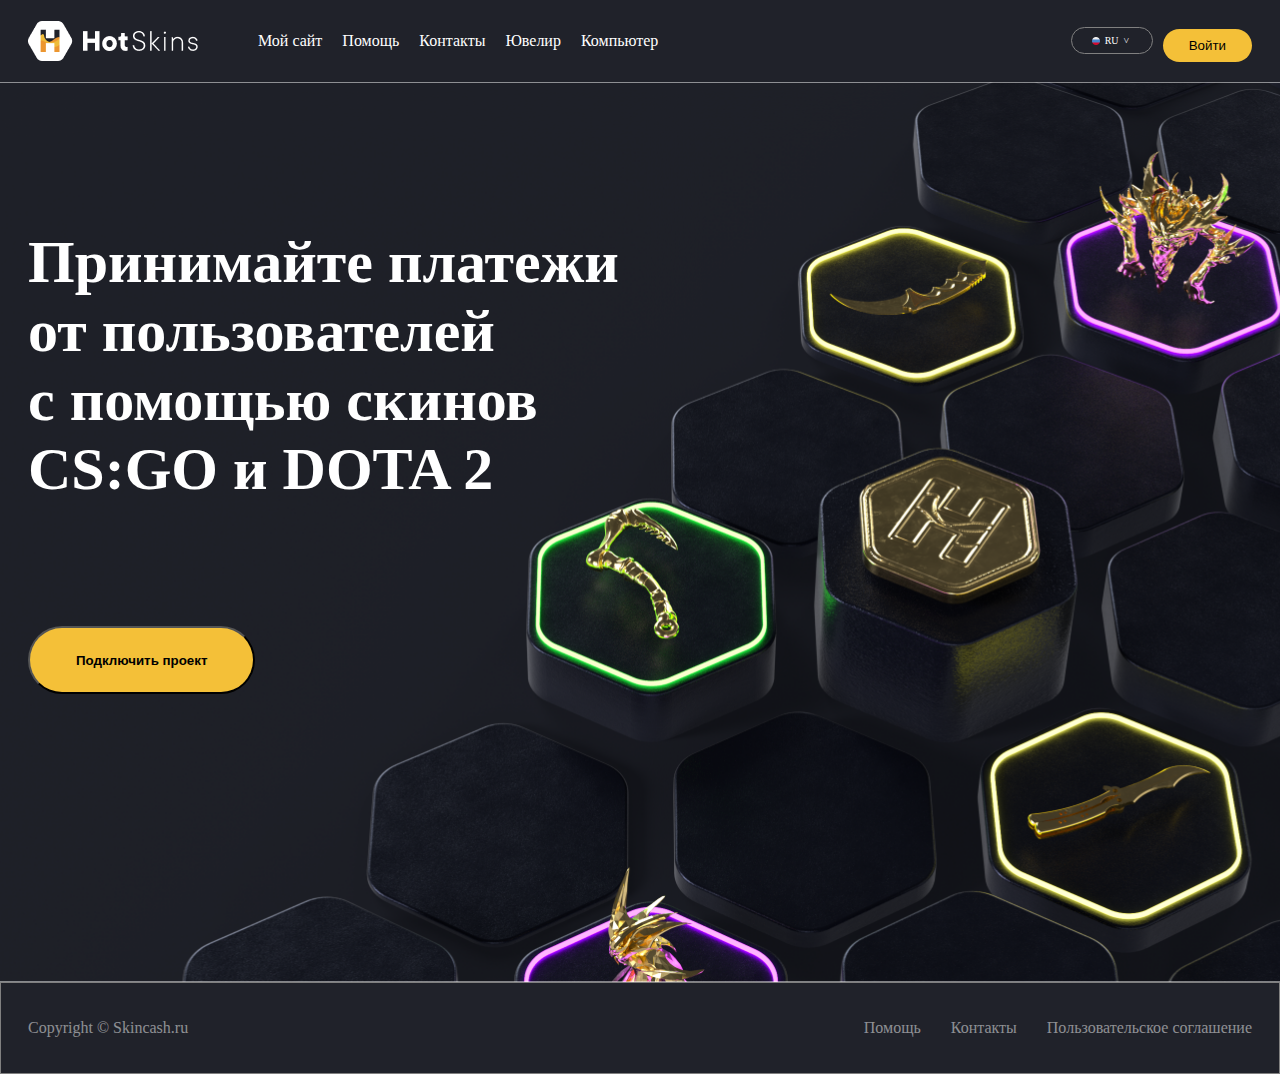
<file: index.html>
<!DOCTYPE html>
<html lang="en">
<head>
    <meta charset="UTF-8">
    <meta http-equiv="X-UA-Compatible" content="IE=edge">
    <meta name="viewport" content="width=device-width, initial-scale=1.0">
    <title>Document</title>
    <link rel="stylesheet" href="css/style.css">
</head>
<body>
    <header>
        <div class="conteiner">
            <div class="navbar_top">
                <div class="navbar_left">
                    <div class="Home">
                            <div class="navbar_1">
                                <img src="assets/images/Frame 1.png" alt="" class="navbar_1_img_1">
                                <img src="assets/images/HotSkins.png" alt=""class="navbar_1_img_2">
                            </div>
                    </div>
                    <div class="navbar_21">
                        <ul>
                            <a href="Hom.html"style="text-decoration: none">
                                <li>Мой сайт</li>
                            </a>
                            <a href="help.html"style="text-decoration: none">
                                <li>Помощь</li>
                            </a>
                            <a href="Contacts.html"style="text-decoration: none">
                                <li>Контакты</li>
                            </a>
                            <a href="yvelir.html"style="text-decoration: none">
                                <li class="yvelir">
                                    Ювелир
                                </li>
                            </a>
                            <a href="computer.html"style="text-decoration: none">
                                <li class="yvelir">
                                    Компьютер
                                </li>
                            </a>
                        </ul>
                    </div>
                </div>
                <a href="CsGo.html">
                    <div class="logo_bars">
                        <div class="bars">
                            <div class="bars1">
                                <div></div>
                            </div>
                            <div class="bars2">
                                <div></div>
                            </div>
                            <div class="bars3">
                                <div></div>
                            </div>
                        </div>
                    </div>
                </a>
                <div class="navbar_right">
                    <div>
                        <span><img src="assets/images/Russia.png" alt="">
                            <p>RU</p>
                            <p>˅</p>
                        </span>
                    </div>
                    <a href="register.html"style="text-decoration: none">
                        <div>
                            <button><p>Войти</p></button>
                        </div>
                    </a>
                </div>
            </div>
        </div>
    </header>
    <main>
        <div class="ocnova">
            <div class="conteiner">
                <div class="osnova">
                    <h1>Принимайте платежи  <br>
                        от пользователей <br>
                        с помощью скинов <br> 
                        CS:GO и DOTA 2</h1>
                </div>
                <a href="project.html"style="text-decoration: none">
                    <div class="osnova_button">
                        <button><p><b>Подключить проект</b></p></button>
                    </div>
                </a>
            </div>
        </div>
    </main>
    <footer>
        <div class="conteiner">
            <div class="footer">
                <p>Copyright © Skincash.ru</p>
                <ul>
                    <li>Помощь</li>
                    <li>Контакты</li>
                    <li>Пользовательское соглашение</li>
                </ul>
            </div>
        </div>
    </footer>
</body>
</html>
</file>
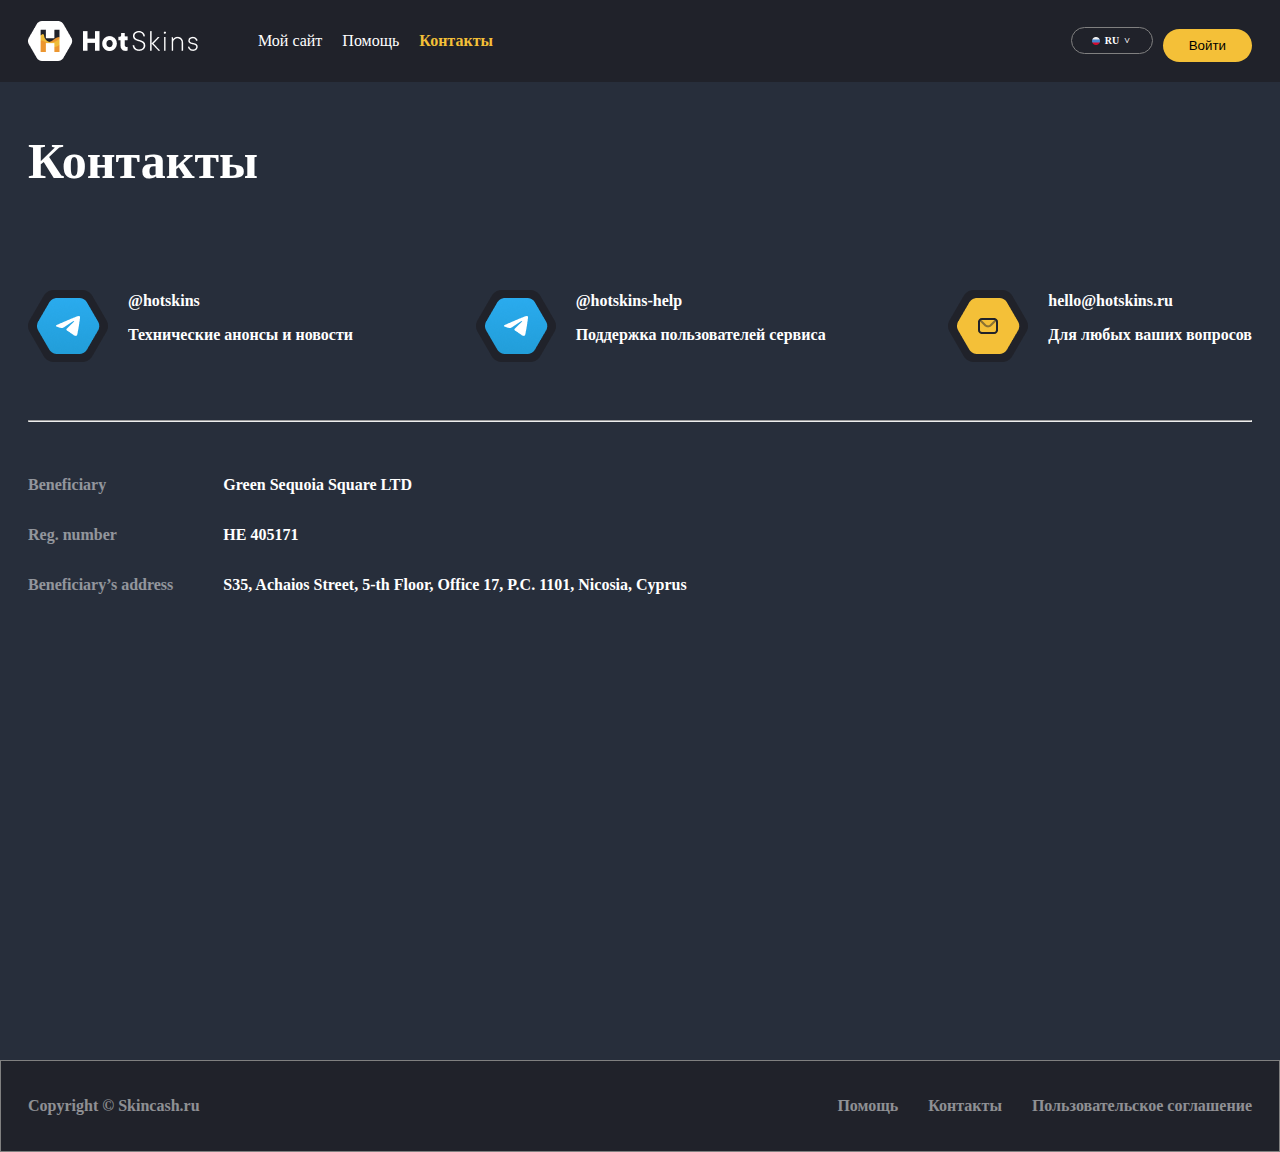
<file: Contacts.html>
<!DOCTYPE html>
<html lang="en">
<head>
    <meta charset="UTF-8">
    <meta http-equiv="X-UA-Compatible" content="IE=edge">
    <meta name="viewport" content="width=device-width, initial-scale=1.0">
    <title>Document</title>
    <link rel="stylesheet" href="css/style.css">
</head>
<body>
    <header>
        <div class="conteiner">
            <div class="navbar_top">
                <div class="navbar_left">
                    <div class="Home">
                        <a href="index.html">
                            <div class="navbar_1">
                                <img src="assets/images/Frame 1.png" alt="">
                                <img src="assets/images/HotSkins.png" alt="">
                            </div>
                        </a>
                    </div>
                    <div class="navbar_2">
                        <ul>
                            <a href="Hom.html"style="text-decoration: none">
                                <li class="contacts_li1">Мой сайт</li>
                            </a>
                            <a href="help.html"style="text-decoration: none">
                                <li class="contacts_li1">Помощь</li>
                            </a>
                            <a href="Contacts.html"style="text-decoration: none">
                                <li class="contacts_li"> <b> Контакты</li>
                            </a>
                        </ul>
                    </div>
                </div>
                <div class="navbar_right">
                    <div>
                        <span><img src="assets/images/Russia.png" alt="">
                            <p>RU</p>
                            <p>˅</p></span>
                    </div>
                    <a href="register.html"style="text-decoration: none">
                        <div>
                            <button><p>Войти</p></button>
                        </div>
                    </a>
                </div>
            </div>
        </div>
    </header>
    <main>
        <div class="contacts">
            <div class="conteiner">
                <h2>Контакты</h2>
                <div class="contacts-flex">
                    <div class="contacts_top">
                        <img src="assets/images/Frame 489.png" alt="">
                        <div>
                            <h4>@hotskins</h4>
                            <p>Технические анонсы и новости</p>
                        </div>
                    </div>
                    <div class="contacts_top">
                        <img src="assets/images/Frame 489.png" alt="">
                        <div>
                            <h4>@hotskins-help</h4>
                            <p>Поддержка пользователей сервиса</p>
                        </div>
                    </div>
                    <div class="contacts_top">
                        <img src="assets/images/Frame 491.png" alt="">
                        <div>
                            <h4>hello@hotskins.ru</h4>
                            <p>Для любых ваших вопросов</p>
                        </div>
                    </div>
                </div>
                <hr>
                <div class="contacts-bottom">
                    <div class="contacts_left">
                        <p>Beneficiary</p>
                        <p>Reg. number</p>
                        <p>Beneficiary’s address</p>
                    </div>
                    <div class="contacts_right">
                        <p>Green Sequoia Square LTD</p>
                        <p>HE 405171</p>
                        <p>S35, Achaios Street, 5-th Floor, Office 17, P.C. 1101, Nicosia, Cyprus</p>
                    </div>
                </div>
            </div>
        </div>
    </main>
    <footer>
        <div class="conteiner">
            <div class="footer">
                <p>Copyright © Skincash.ru</p>
                <ul>
                    <li>Помощь</li>
                    <li>Контакты</li>
                    <li>Пользовательское соглашение</li>
                </ul>
            </div>
        </div>
    </footer>
</body>
</html>
</file>
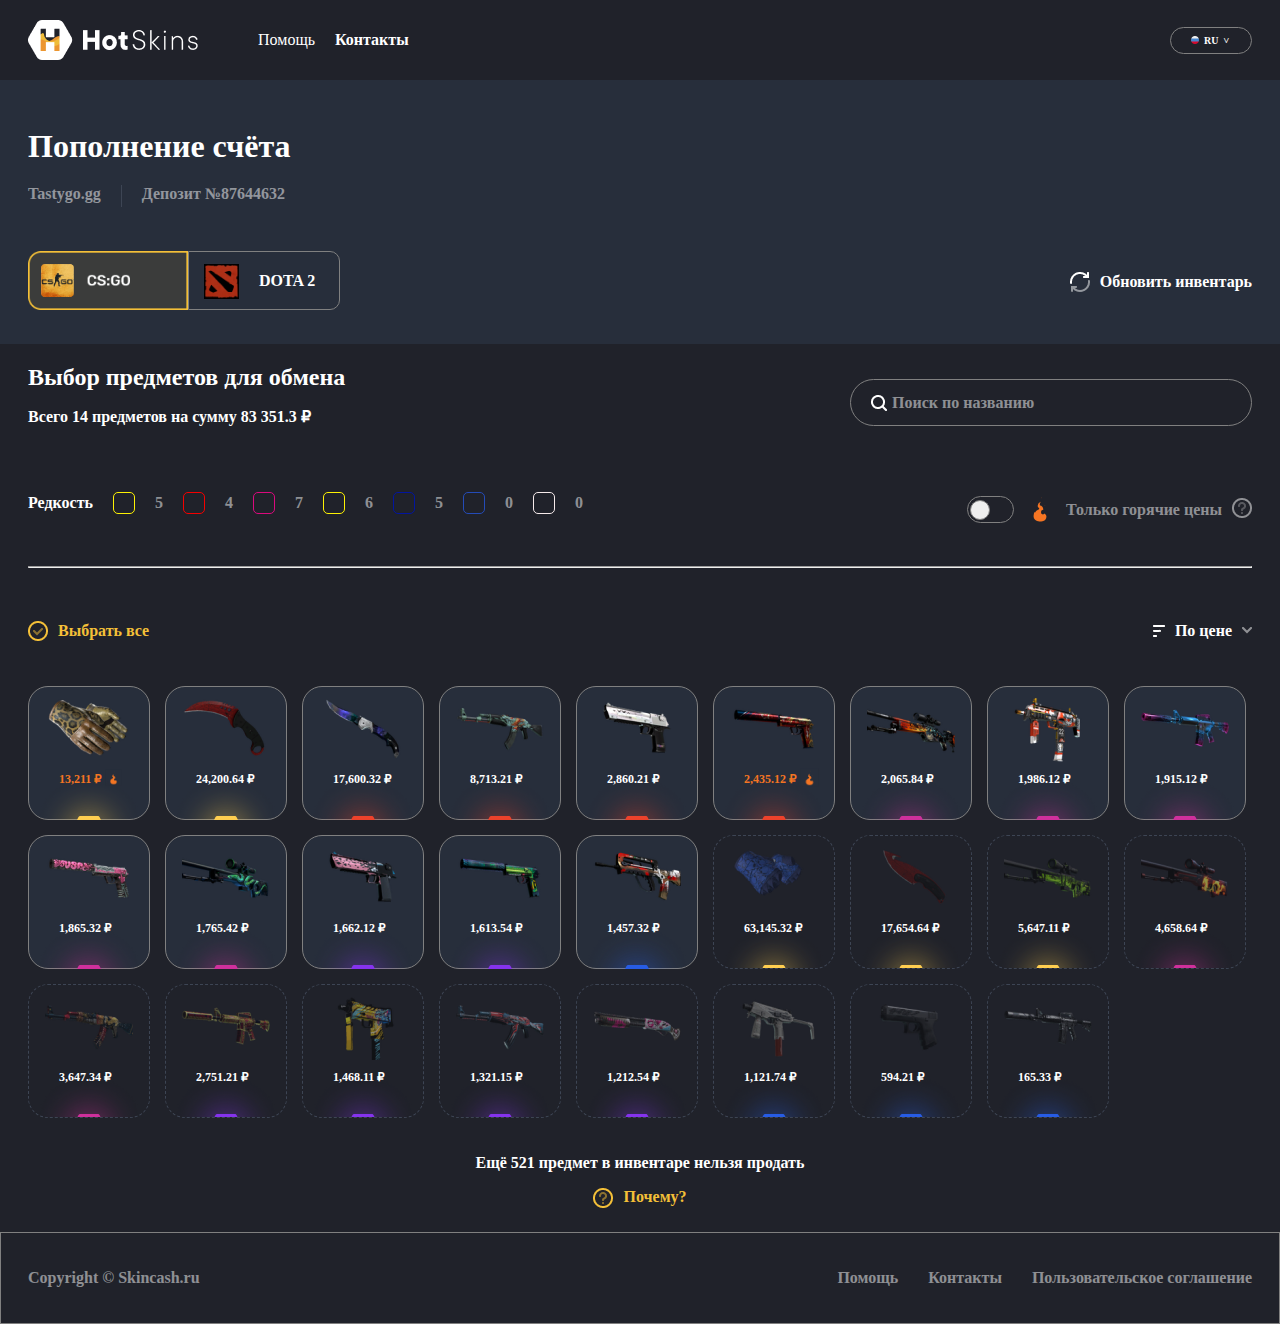
<file: CsGo.html>
<!DOCTYPE html>
<html lang="en">
<head>
    <meta charset="UTF-8">
    <meta http-equiv="X-UA-Compatible" content="IE=edge">
    <meta name="viewport" content="width=device-width, initial-scale=1.0">
    <title>Document</title>
    <link rel="stylesheet" href="css/style.css">
</head>
<body>
    <header>
        <div class="conteiner">
            <div class="navbar_top">
                <div class="navbar_left">
                    <div class="Home">
                        <a href="index.html">
                            <div class="navbar_1">
                                <img src="assets/images/Frame 1.png" alt="">
                                <img src="assets/images/HotSkins.png" alt="">
                            </div>
                        </a>
                    </div>
                    <div class="navbar_2">
                        <ul>
                            <a href="help.html"style="text-decoration: none">
                                <li class="contacts_li1">Помощь</li>
                            </a>
                            <a href="Contacts.html"style="text-decoration: none">
                                <li class="contacts_li1"> <b> Контакты</li>
                            </a>
                        </ul>
                    </div>
                </div>
                <div class="navbar_right">
                    <span><img src="assets/images/Russia.png" alt="">
                    <p>RU</p>
                    <p>˅</p></span>
                </div>
            </div>
        </div>
    </header>
    <main>
        <div class="title">
            <div class="conteiner">
                <a href="tup-up-your-account.html"style="text-decoration: none"><h1>Пополнение счёта</h1></a>
                <ul class="ul_title">
                    <li>Tastygo.gg</li>
                    <li> <img src="assets/images/Frame 401.png" alt=""></li>
                    <li>Депозит №87644632</li>
                </ul>
                <div class="titlee">
                    <div class="boss">
                        <a href="CsGo.html"style="text-decoration: none">
                            <div class="title-img-CsGo">
                                <img src="assets/images/Frame 15.png" alt="">
                            </div>
                        </a>
                        <div class="Dota">
                            <a href="dota.html"style="text-decoration: none">
                                <span>
                                    <div class="title-dota">
                                        <img src="assets/images/image 2.png" alt="">
                                        <p>
                                            DOTA 2
                                        </p>
                                    </div>
                                </span>
                            </a>
                        </div>
                    </div>
                    <div class="loading">
                        <img src="assets/images/20x20 Обновить.png" alt="">
                        <p>Обновить инвентарь</p>
                    </div>
                </div>
            </div>
        </div>
        <div class="main-rov">
            <div class="conteiner">
                <div class="main3">
                    <div class="left-h1">
                        <h2>Выбор предметов для обмена</h2>
                        <p>Всего 14 предметов на сумму 83 351.3 ₽</p>
                    </div>
                    <div class="right-1">
                        <span>
                            <img src="assets/images/Union.png" alt="">
                            <p>Поиск по названию</p>
                        </span>
                    </div>
                </div>
                <div class="main4">
                    <div>
                        <ul>
                            <li class="red7">Редкость</li>
                            <li class="bnm"><span></span></li>
                            <li>5</li>
                            <li class="bnm red1"><span></span></li>
                            <li>4</li>
                            <li class="bnm red2"><span></span></li>
                            <li>7</li>
                            <li class="bnm re3"><span></span></li>
                            <li>6</li>
                            <li class="bnm red4"><span></span></li>
                            <li>5</li>
                            <li class="bnm red5"><span></span></li>
                            <li>0</li>
                            <li class="bnm red6"><span></span></li>
                            <li>0</li>
                        </ul>
                    </div>
                    <div class="zxcvb">
                        <ul>
                            <li class="span1"><span><button ></button></span></li>
                            <li><img src="assets/images/Rectangle (6).png" alt=""></li>
                            <li>Только горячие цены</li>
                            <li><img src="assets/images/Помощь 1.png" alt=""></li>
                        </ul>
                    </div>
                </div>
                <hr>
                <div class="hrhr">
                    <div class="hr-lin1">
                        <img src="assets/images/Успех.png" alt="">
                        <p>Выбрать все</p>
                    </div>
                    <div class="hr-lin">
                        <img src="assets/images/Vector (31).png" alt="">
                        <p>По цене</p>
                        <img src="assets/images/Vector 91.png" alt="">
                    </div>
                </div>
                
            </div>
            <div class="conteiner">
                <div class="gap">
                    <div class="card sent1">
                        <img class="weapons" src="assets/images/image 4.png" alt="">
                        <div class="sent">
                            <p> <b class="color1">13,211 ₽</b> </p>
                            <img src="assets/images/Огонь цена.png" alt="">
                        </div>
                        <img class="card-bottom" src="assets/images/Индикатор рарности.png" alt="">
                    </div>
                    <div class="card sent1">
                        <img class="weapons" src="assets/images/image 4 (1).png" alt="">
                        <div class="sent">
                            <p> <b class="color2">24,200.64 ₽</b> </p>
                        </div>
                        <img class="card-bottom" src="assets/images/Индикатор рарности.png" alt="">
                    </div>
                    <div class="card sent1">
                        <img class="weapons" src="assets/images/image 4 (25).png" alt="">
                        <div class="sent">
                            <p> <b class="color2">17,600.32 ₽</b> </p>
                        </div>
                        <img class="card-bottom" src="assets/images/Индикатор рарности (1).png" alt="">
                    </div>
                    <div class="card sent1">
                        <img class="weapons" src="assets/images/image 4 (2).png" alt="">
                        <div class="sent">
                            <p> <b class="color2">8,713.21 ₽</b> </p>
                        </div>
                        <img class="card-bottom" src="assets/images/Индикатор рарности (1).png" alt="">
                    </div>
                    <div class="card sent1">
                        <img class="weapons" src="assets/images/image 4 (3).png" alt="">
                        <div class="sent">
                            <p> <b class="color2">2,860.21 ₽</b> </p>
                        </div>
                        <img class="card-bottom" src="assets/images/Индикатор рарности (1).png" alt="">
                    </div>
                    <div class="card sent1">
                        <img class="weapons" src="assets/images/image 4 (4).png" alt="">
                        <div class="sent">
                            <p> <b class="color1">2,435.12 ₽</b> </p>
                            <img src="assets/images/Огонь цена.png" alt="">
                        </div>
                        <img class="card-bottom" src="assets/images/Индикатор рарности (1).png" alt="">
                    </div>
                    <div class="card sent1">
                        <img class="weapons" src="assets/images/image 4 (5).png" alt="">
                        <div class="sent">
                            <p> <b class="color2">2,065.84 ₽</b> </p>
                        </div>
                        <img class="card-bottom" src="assets/images/Индикатор рарности (2).png" alt="">
                    </div>
                    <div class="card sent1">
                        <img class="weapons" src="assets/images/image 4 (6).png" alt="">
                        <div class="sent">
                            <p> <b class="color2">1,986.12 ₽</b> </p>
                        </div>
                        <img class="card-bottom" src="assets/images/Индикатор рарности (2).png" alt="">
                    </div>
                    <div class="card sent1">
                        <img class="weapons" src="assets/images/image 4 (7).png" alt="">
                        <div class="sent">
                            <p> <b class="color2">1,915.12 ₽</b> </p>
                        </div>
                        <img class="card-bottom" src="assets/images/Индикатор рарности (2).png" alt="">
                    </div>
                    <div class="card sent1">
                        <img class="weapons" src="assets/images/image 4 (8).png" alt="">
                        <div class="sent">
                            <p> <b class="color2">1,865.32 ₽</b> </p>
                        </div>
                        <img class="card-bottom" src="assets/images/Индикатор рарности (2).png" alt="">
                    </div>
                    <div class="card sent1">
                        <img class="weapons" src="assets/images/image 4 (9).png" alt="">
                        <div class="sent">
                            <p> <b class="color2">1,765.42 ₽</b> </p>
                        </div>
                        <img class="card-bottom" src="assets/images/Индикатор рарности (2).png" alt="">
                    </div>
                    <div class="card sent1">
                        <img class="weapons" src="assets/images/image 4 (10).png" alt="">
                        <div class="sent">
                            <p> <b class="color2">1,662.12 ₽</b> </p>
                        </div>
                        <img class="card-bottom" src="assets/images/Индикатор рарности (3).png" alt="">
                    </div>
                    <div class="card sent1">
                        <img class="weapons" src="assets/images/image 4 (11).png" alt="">
                        <div class="sent">
                            <p> <b class="color2">1,613.54 ₽</b> </p>
                        </div>
                        <img class="card-bottom" src="assets/images/Индикатор рарности (3).png" alt="">
                    </div>
                    <div class="card sent1">
                        <img class="weapons" src="assets/images/image 4 (12).png" alt="">
                        <div class="sent">
                            <p> <b class="color2">1,457.32 ₽</b> </p>
                        </div>
                        <img class="card-bottom" src="assets/images/Индикатор рарности (4).png" alt="">
                    </div>
                    <div class="card2 sent1">
                        <img class="weapons" src="assets/images/image 4 (13).png" alt="">
                        <div class="sent">
                            <p> <b class="color2">63,145.32 ₽</b> </p>
                        </div>
                        <img class="card-bottom" src="assets/images/Индикатор рарности.png" alt="">
                    </div>
                    <div class="card2 sent1">
                        <img class="weapons" src="assets/images/image 4 (14).png" alt="">
                        <div class="sent">
                            <p> <b class="color2">17,654.64 ₽</b> </p>
                        </div>
                        <img class="card-bottom" src="assets/images/Индикатор рарности.png" alt="">
                    </div>
                    <div class="card2 sent1">
                        <img class="weapons" src="assets/images/image 4 (15).png" alt="">
                        <div class="sent">
                            <p> <b class="color2">5,647.11 ₽</b> </p>
                        </div>
                        <img class="card-bottom" src="assets/images/Индикатор рарности.png" alt="">
                    </div>
                    <div class="card2 sent1">
                        <img class="weapons" src="assets/images/image 4 (16).png" alt="">
                        <div class="sent">
                            <p> <b class="color2">4,658.64 ₽</b> </p>
                        </div>
                        <img class="card-bottom" src="assets/images/Индикатор рарности (2).png" alt="">
                    </div>
                    <div class="card2 sent1">
                        <img class="weapons" src="assets/images/image 4 (17).png" alt="">
                        <div class="sent">
                            <p> <b class="color2">3,647.34 ₽</b> </p>
                        </div>
                        <img class="card-bottom" src="assets/images/Индикатор рарности (2).png" alt="">
                    </div>
                    <div class="card2 sent1">
                        <img class="weapons" src="assets/images/image 4 (18).png" alt="">
                        <div class="sent">
                            <p> <b class="color2">2,751.21 ₽</b> </p>
                        </div>
                        <img class="card-bottom" src="assets/images/Индикатор рарности (3).png" alt="">
                    </div>
                    <div class="card2 sent1">
                        <img class="weapons" src="assets/images/image 4 (19).png" alt="">
                        <div class="sent">
                            <p> <b class="color2">1,468.11 ₽</b> </p>
                        </div>
                        <img class="card-bottom" src="assets/images/Индикатор рарности (3).png" alt="">
                    </div>
                    <div class="card2 sent1">
                        <img class="weapons" src="assets/images/image 4 (20).png" alt="">
                        <div class="sent">
                            <p> <b class="color2">1,321.15 ₽</b> </p>
                        </div>
                        <img class="card-bottom" src="assets/images/Индикатор рарности (3).png" alt="">
                    </div>
                    <div class="card2 sent1">
                        <img class="weapons" src="assets/images/image 4 (21).png" alt="">
                        <div class="sent">
                            <p> <b class="color2">1,212.54 ₽</b> </p>
                        </div>
                        <img class="card-bottom" src="assets/images/Индикатор рарности (3).png" alt="">
                    </div>
                    <div class="card2 sent1">
                        <img class="weapons" src="assets/images/image 4 (22).png" alt="">
                        <div class="sent">
                            <p> <b class="color2"> 1,121.74 ₽</b> </p>
                        </div>
                        <img class="card-bottom" src="assets/images/Индикатор рарности (4).png" alt="">
                    </div>
                    <div class="card2 sent1">
                        <img class="weapons" src="assets/images/image 4 (23).png" alt="">
                        <div class="sent">
                            <p> <b class="color2">594.21 ₽</b> </p>
                        </div>
                        <img class="card-bottom" src="assets/images/Индикатор рарности (4).png" alt="">
                    </div>
                    <div class="card2 sent1">
                        <img class="weapons" src="assets/images/image 4 (24).png" alt="">
                        <div class="sent">
                            <p> <b class="color2">165.33 ₽</b> </p>
                        </div>
                        <img class="card-bottom" src="assets/images/Индикатор рарности (4).png" alt="">
                    </div>
                </div>
                <div class="gap-bottom">
                    <p>Ещё 521 предмет в инвентаре нельзя продать</p>
                    <ul>
                        <li><img src="assets/images/Помощь 2.png" alt=""></li>
                        <li>Почему?</li>
                    </ul>
                </div>
            </div>
        </div>
    </main>
    <footer>
        <div class="conteiner">
            <div class="footer">
                <p>Copyright © Skincash.ru</p>
                <ul>
                    <li>Помощь</li>
                    <li>Контакты</li>
                    <li>Пользовательское соглашение</li>
                </ul>
            </div>
        </div>
    </footer>
</body>
</html>
</file>
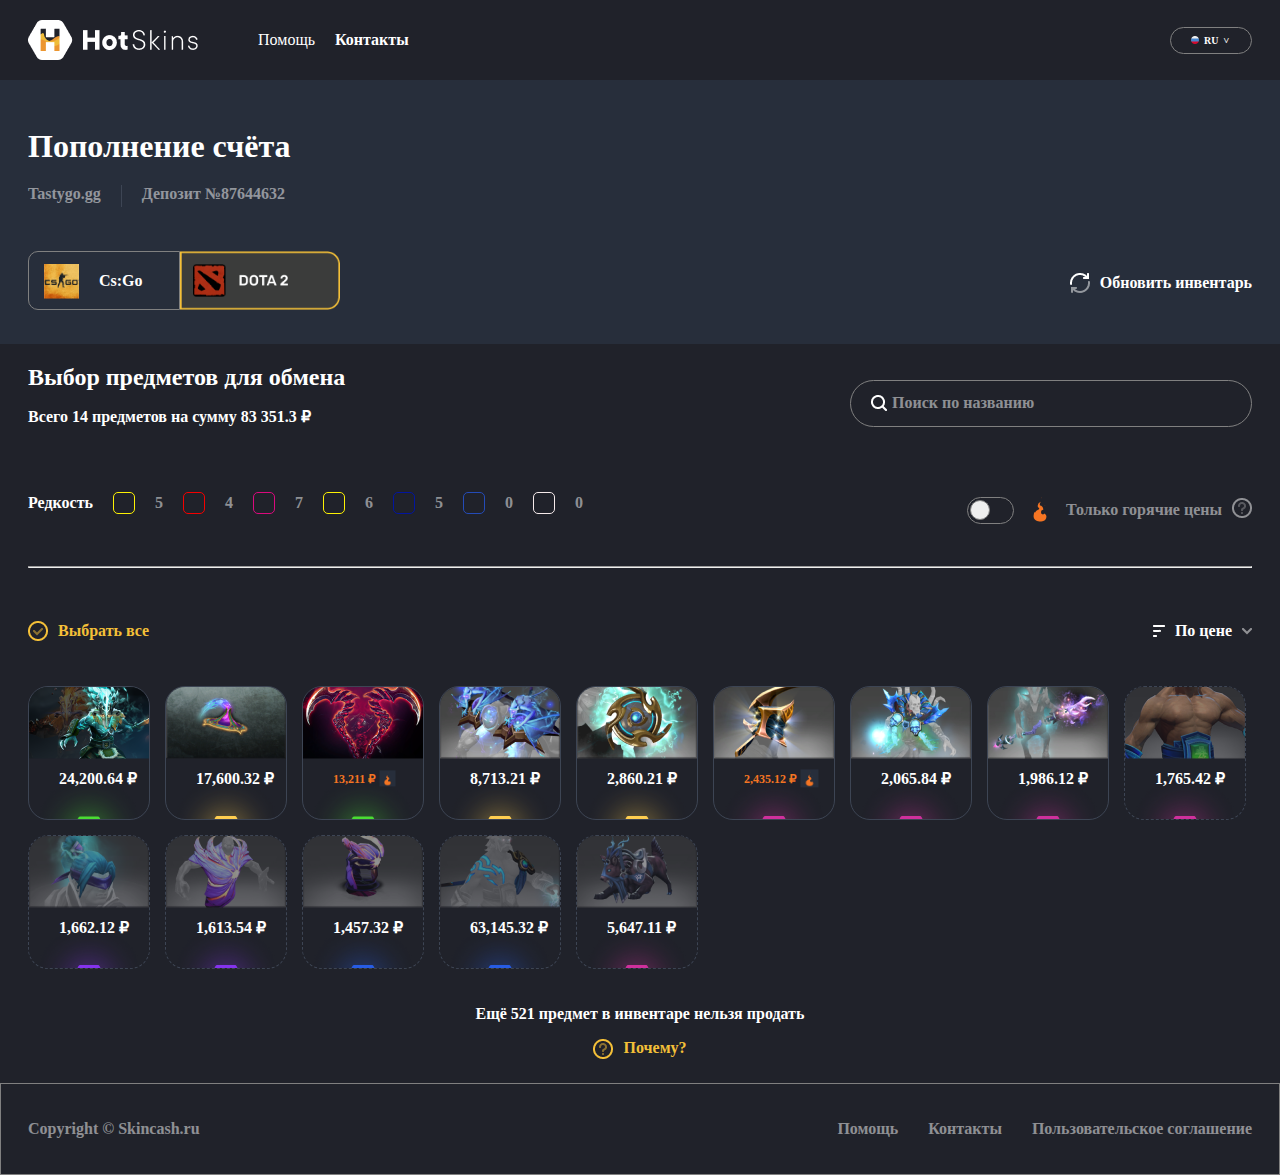
<file: dota.html>
<!DOCTYPE html>
<html lang="en">
<head>
    <meta charset="UTF-8">
    <meta http-equiv="X-UA-Compatible" content="IE=edge">
    <meta name="viewport" content="width=device-width, initial-scale=1.0">
    <title>Document</title>
    <link rel="stylesheet" href="css/style.css">
</head>
<body>
    <header>
        <div class="conteiner">
            <div class="navbar_top">
                <div class="navbar_left">
                    <div class="Home">
                        <a href="index.html" style="text-decoration: none">
                            <div class="navbar_1">
                                <img src="assets/images/Frame 1.png" alt="">
                                <img src="assets/images/HotSkins.png" alt="">
                            </div>
                        </a>
                    </div>
                    <div class="navbar_2">
                        <ul>
                            <a href="help.html"style="text-decoration: none">
                                <li class="contacts_li1">Помощь</li>
                            </a>
                            <a href="Contacts.html"style="text-decoration: none">
                                <li class="contacts_li1"> <b> Контакты</li>
                            </a>
                        </ul>
                    </div>
                </div>
                <div class="navbar_right">
                    <span><img src="assets/images/Russia.png" alt="">
                    <p>RU</p>
                    <p>˅</p></span>
                </div>
            </div>
        </div>
    </header>
    <main>
        <div class="title">
            <div class="conteiner">
                <a href="tup-up-your-account.html"style="text-decoration: none"><h1>Пополнение счёта</h1></a>
                <ul class="ul_title">
                    <li>Tastygo.gg</li>
                    <li> <img src="assets/images/Frame 401.png" alt=""></li>
                    <li>Депозит №87644632</li>
                </ul>
                <div class="titlee">
                    <div class="boss">
                        <div class="Csgo">
                            <a href="CsGo.html"style="text-decoration: none">
                                <span>
                                    <div class="title-img">
                                        <img src="assets/images/image 2 (1).png" alt="">
                                        <p>
                                            Cs:Go
                                        </p>
                                    </div>
                                </span>
                            </a>
                        </div>
                            <a href="dota.html"style="text-decoration: none">
                                <span>
                                    <div class="title-img-CsGo">
                                        <img src="assets/images/Frame 39.png" alt="">
                                    </div>
                                </span>
                            </a>
                    </div>
                    <div class="loading">
                            <img src="assets/images/20x20 Обновить.png" alt="">
                            <p>Обновить инвентарь</p>
                    </div>
                </div>
            </div>
        </div>
        <div class="main-rov">
            <div class="conteiner">
                <div class="main3">
                    <div class="left-h1">
                        <h2>Выбор предметов для обмена</h2>
                        <p>Всего 14 предметов на сумму 83 351.3 ₽</p>
                    </div>
                    <div class="right-1">
                        <span>
                            <img src="assets/images/Union.png" alt="">
                            <p>Поиск по названию</p>
                        </span>
                    </div>
                </div>
                <div class="main4">
                    <div>
                        <ul>
                            <li class="red7">Редкость</li>
                            <li class="bnm"><span></span></li>
                            <li>5</li>
                            <li class="bnm red1"><span></span></li>
                            <li>4</li>
                            <li class="bnm red2"><span></span></li>
                            <li>7</li>
                            <li class="bnm re3"><span></span></li>
                            <li>6</li>
                            <li class="bnm red4"><span></span></li>
                            <li>5</li>
                            <li class="bnm red5"><span></span></li>
                            <li>0</li>
                            <li class="bnm red6"><span></span></li>
                            <li>0</li>
                        </ul>
                    </div>
                    <div class="zxcvb">
                        <ul>
                            <li class="span1"><span><button ></button></span></li>
                            <li><img src="assets/images/Rectangle (6).png" alt=""></li>
                            <li>Только горячие цены</li>
                            <li><img src="assets/images/Помощь 1.png" alt=""></li>
                        </ul>
                    </div>
                </div>
                <hr>
                <div class="hrhr">
                    <div class="hr-lin1">
                        <img src="assets/images/Успех.png" alt="">
                        <p>Выбрать все</p>
                    </div>
                    <div class="hr-lin">
                        <img src="assets/images/Vector (31).png" alt="">
                        <p>По цене</p>
                        <img src="assets/images/Vector 91.png" alt="">
                    </div>
                </div>
                
            </div>
            <div class="conteiner">
                <div class="gap">
                    <div class="card3 sent1">
                        <img class="weapons-dota" src="assets/images/image 4 (26).png" alt="">
                        <div class="sent">
                            <p> <b class="color3">24,200.64 ₽</b> </p>
                        </div>
                        <img class="card-bottom" src="assets/images/Индикатор рарности (5).png" alt="">
                    </div>
                    <div class="card3 sent1">
                        <img class="weapons-dota" src="assets/images/image 4 (27).png" alt="">
                        <div class="sent">
                            <p> <b class="color3">17,600.32 ₽</b> </p>
                        </div>
                        <img class="card-bottom" src="assets/images/Индикатор рарности.png" alt="">
                    </div>
                    <div class="card3 sent1">
                        <img class="weapons-dota" src="assets/images/image 4 (28).png" alt="">
                        <div class="sent">
                            <p> <b class="color1">13,211 ₽</b> </p>
                            <img src="assets/images/Огонь цена.png" alt="">
                        </div>
                        <img class="card-bottom" src="assets/images/Индикатор рарности (5).png" alt="">
                    </div>
                    <div class="card3 sent1">
                        <img class="weapons-dota" src="assets/images/image 4 (29).png" alt="">
                        <div class="sent">
                            <p> <b class="color3">8,713.21 ₽</b> </p>
                        </div>
                        <img class="card-bottom" src="assets/images/Индикатор рарности.png" alt="">
                    </div>
                    <div class="card3 sent1">
                        <img class="weapons-dota" src="assets/images/image 4 (30).png" alt="">
                        <div class="sent">
                            <p> <b class="color3">2,860.21 ₽</b> </p>
                        </div>
                        <img class="card-bottom" src="assets/images/Индикатор рарности.png" alt="">
                    </div>
                    <div class="card3 sent1">
                        <img class="weapons-dota" src="assets/images/image 4 (31).png" alt="">
                        <div class="sent">
                            <p> <b class="color1">2,435.12 ₽</b> </p>
                            <img src="assets/images/Огонь цена.png" alt="">
                        </div>
                        <img class="card-bottom" src="assets/images/Индикатор рарности (2).png" alt="">
                    </div>
                    <div class="card3 sent1">
                        <img class="weapons-dota" src="assets/images/image 4 (32).png" alt="">
                        <div class="sent">
                            <p> <b class="color3">2,065.84 ₽</b> </p>
                        </div>
                        <img class="card-bottom" src="assets/images/Индикатор рарности (2).png" alt="">
                    </div>
                    <div class="card3 sent1">
                        <img class="weapons-dota" src="assets/images/image 4 (33).png" alt="">
                        <div class="sent">
                            <p> <b class="color3">1,986.12 ₽</b> </p>
                        </div>
                        <img class="card-bottom" src="assets/images/Индикатор рарности (2).png" alt="">
                    </div>
                    <div class="card2 sent1">
                        <img class="weapons-dota" src="assets/images/image 4 (34).png" alt="">
                        <div class="sent">
                            <p> <b class="color3">1,765.42 ₽</b> </p>
                        </div>
                        <img class="card-bottom" src="assets/images/Индикатор рарности (2).png" alt="">
                    </div>
                    <div class="card2 sent1">
                        <img class="weapons-dota" src="assets/images/image 4 (35).png" alt="">
                        <div class="sent">
                            <p> <b class="color3">1,662.12 ₽</b> </p>
                        </div>
                        <img class="card-bottom" src="assets/images/Индикатор рарности (3).png" alt="">
                    </div>
                    <div class="card2 sent1">
                        <img class="weapons-dota" src="assets/images/image 4 (36).png" alt="">
                        <div class="sent">
                            <p> <b class="color3">1,613.54 ₽</b> </p>
                        </div>
                        <img class="card-bottom" src="assets/images/Индикатор рарности (3).png" alt="">
                    </div>
                    <div class="card2 sent1">
                        <img class="weapons-dota" src="assets/images/image 4 (37).png" alt="">
                        <div class="sent">
                            <p> <b class="color3">1,457.32 ₽</b> </p>
                        </div>
                        <img class="card-bottom" src="assets/images/Индикатор рарности (4).png" alt="">
                    </div>
                    <div class="card2 sent1">
                        <img class="weapons-dota" src="assets/images/image 4 (38).png" alt="">
                        <div class="sent">
                            <p> <b class="color3">63,145.32 ₽</b> </p>
                        </div>
                        <img class="card-bottom" src="assets/images/Индикатор рарности (4).png" alt="">
                    </div>
                    <div class="card2 sent1">
                        <img class="weapons-dota" src="assets/images/image 4 (39).png" alt="">
                        <div class="sent">
                            <p> <b class="color3">5,647.11 ₽</b> </p>
                        </div>
                        <img class="card-bottom" src="assets/images/Индикатор рарности (2).png" alt="">
                    </div>
                </div>
                <div class="gap-bottom">
                    <p>Ещё 521 предмет в инвентаре нельзя продать</p>
                    <ul>
                        <li><img src="assets/images/Помощь 2.png" alt=""></li>
                        <li>Почему?</li>
                    </ul>
                </div>
            </div>
        </div>
    </main>
    <footer>
        <div class="conteiner">
            <div class="footer">
                <p>Copyright © Skincash.ru</p>
                <ul>
                    <li>Помощь</li>
                    <li>Контакты</li>
                    <li>Пользовательское соглашение</li>
                </ul>
            </div>
        </div>
    </footer>
</body>
</html>
</file>
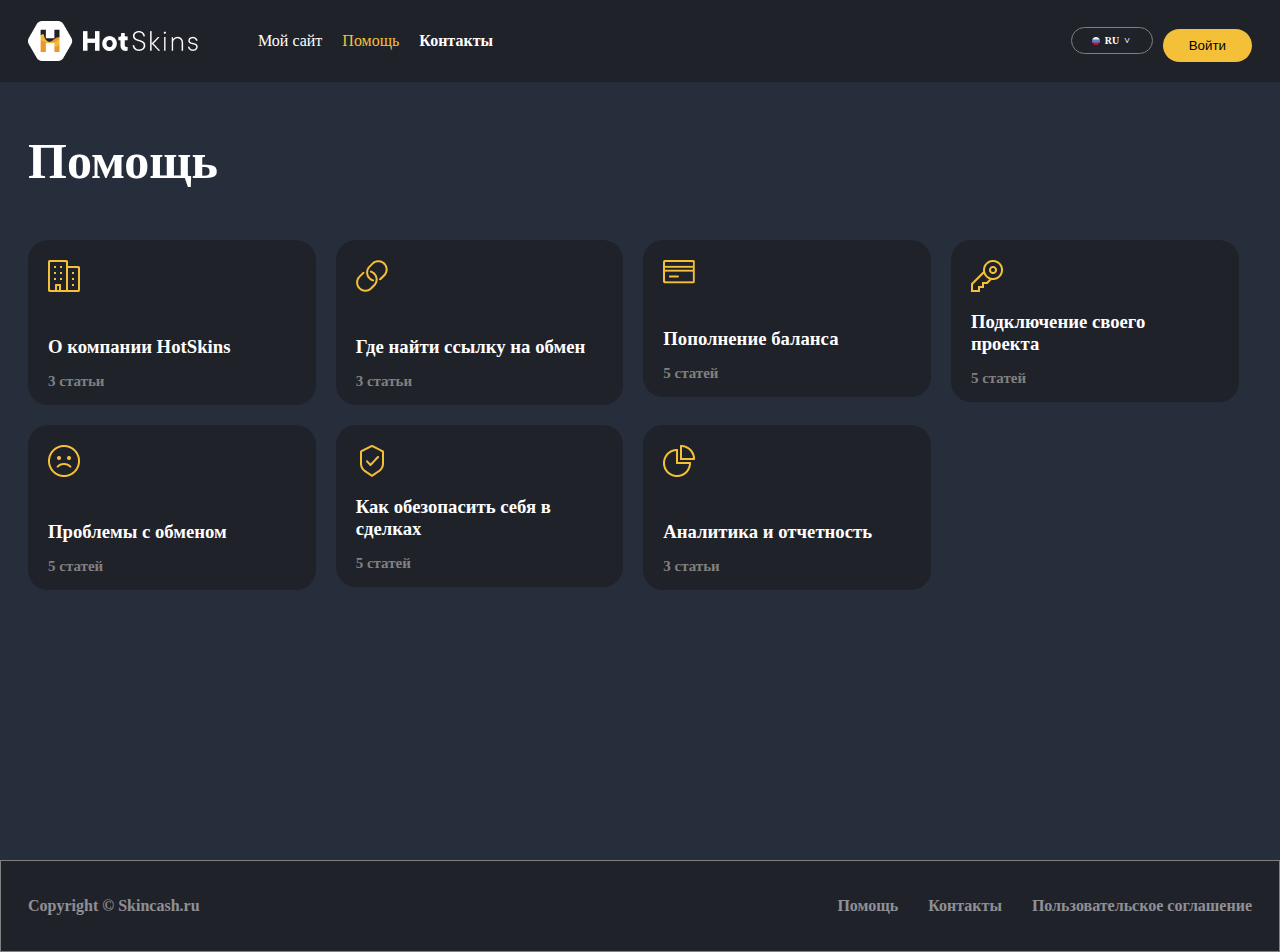
<file: help.html>
<!DOCTYPE html>
<html lang="en">
<head>
    <meta charset="UTF-8">
    <meta http-equiv="X-UA-Compatible" content="IE=edge">
    <meta name="viewport" content="width=device-width, initial-scale=1.0">
    <title>Document</title>
    <link rel="stylesheet" href="css/style.css">
</head>
<body>
    <header>
        <div class="conteiner">
            <div class="navbar_top">
                <div class="navbar_left">
                    <div class="Home">
                        <a href="index.html">
                            <div class="navbar_1">
                                <img src="assets/images/Frame 1.png" alt="">
                                <img src="assets/images/HotSkins.png" alt="">
                            </div>
                        </a>
                    </div>
                    <div class="navbar_2">
                        <ul>
                            <a href="Hom.html"style="text-decoration: none">
                                <li class="contacts_li1">Мой сайт</li>
                            </a>
                            <a href="help.html"style="text-decoration: none">
                                <li class="contacts_li">Помощь</li>
                            </a>
                            <a href="Contacts.html"style="text-decoration: none">
                                <li class="contacts_li1"> <b> Контакты</li>
                            </a>
                        </ul>
                    </div>
                </div>
                <div class="navbar_right">
                    <div>
                        <span><img src="assets/images/Russia.png" alt="">
                            <p>RU</p>
                            <p>˅</p></span>
                    </div>
                    <a href="register.html"style="text-decoration: none">
                        <div>
                            <button><p>Войти</p></button>
                        </div>
                    </a>
                </div>
            </div>
        </div>
    </header>
    <main>
        <div class="help">
            <div class="conteiner">
                <h2>Помощь</h2>
                <div class="help_flex">
                    <div class="help_card">
                        <img src="assets/images/Vector (33).png" alt="">
                        <div>
                            <h3>О компании HotSkins</h3>
                            <p>3 статьи</p>
                        </div>
                    </div>
                    <div class="help_card">
                        <img src="assets/images/Frame 331 (1).png" alt="">
                        <div>
                            <h3>Где найти ссылку на обмен</h3>
                            <p>3 статьи</p>
                        </div>
                    </div>
                    <div class="help_card">
                        <img src="assets/images/Vector (32).png" alt="">
                        <div>
                            <h3>Пополнение баланса</h3>
                            <p>5 статей</p>
                        </div>
                    </div>
                    <div class="help_card1">
                        <img src="assets/images/Frame 331.png" alt="">
                        <div>
                            <h3>Подключение своего <br> проекта</h3>
                            <p>5 статей</p>
                        </div>
                    </div>
                    <div class="help_card">
                        <img src="assets/images/Frame 331 (3).png" alt="">
                        <div>
                            <h3>Проблемы с обменом</h3>
                            <p>5 статей</p>
                        </div>
                    </div>
                    <div class="help_card1">
                        <img src="assets/images/Frame 331 (2).png" alt="">
                        <div>
                            <h3>Как обезопасить себя в <br> сделках</h3>
                            <p>5 статей</p>
                        </div>
                    </div>
                    <div class="help_card">
                        <img src="assets/images/Vector (34).png" alt="">
                        <div>
                            <h3>Аналитика и отчетность</h3>
                            <p>3 статьи</p>
                        </div>
                    </div>
                </div>
            </div>
        </div>
    </main>
    <footer>
        <div class="conteiner">
            <div class="footer">
                <p>Copyright © Skincash.ru</p>
                <ul>
                    <li>Помощь</li>
                    <li>Контакты</li>
                    <li>Пользовательское соглашение</li>
                </ul>
            </div>
        </div>
    </footer>
</body>
</html>
</file>
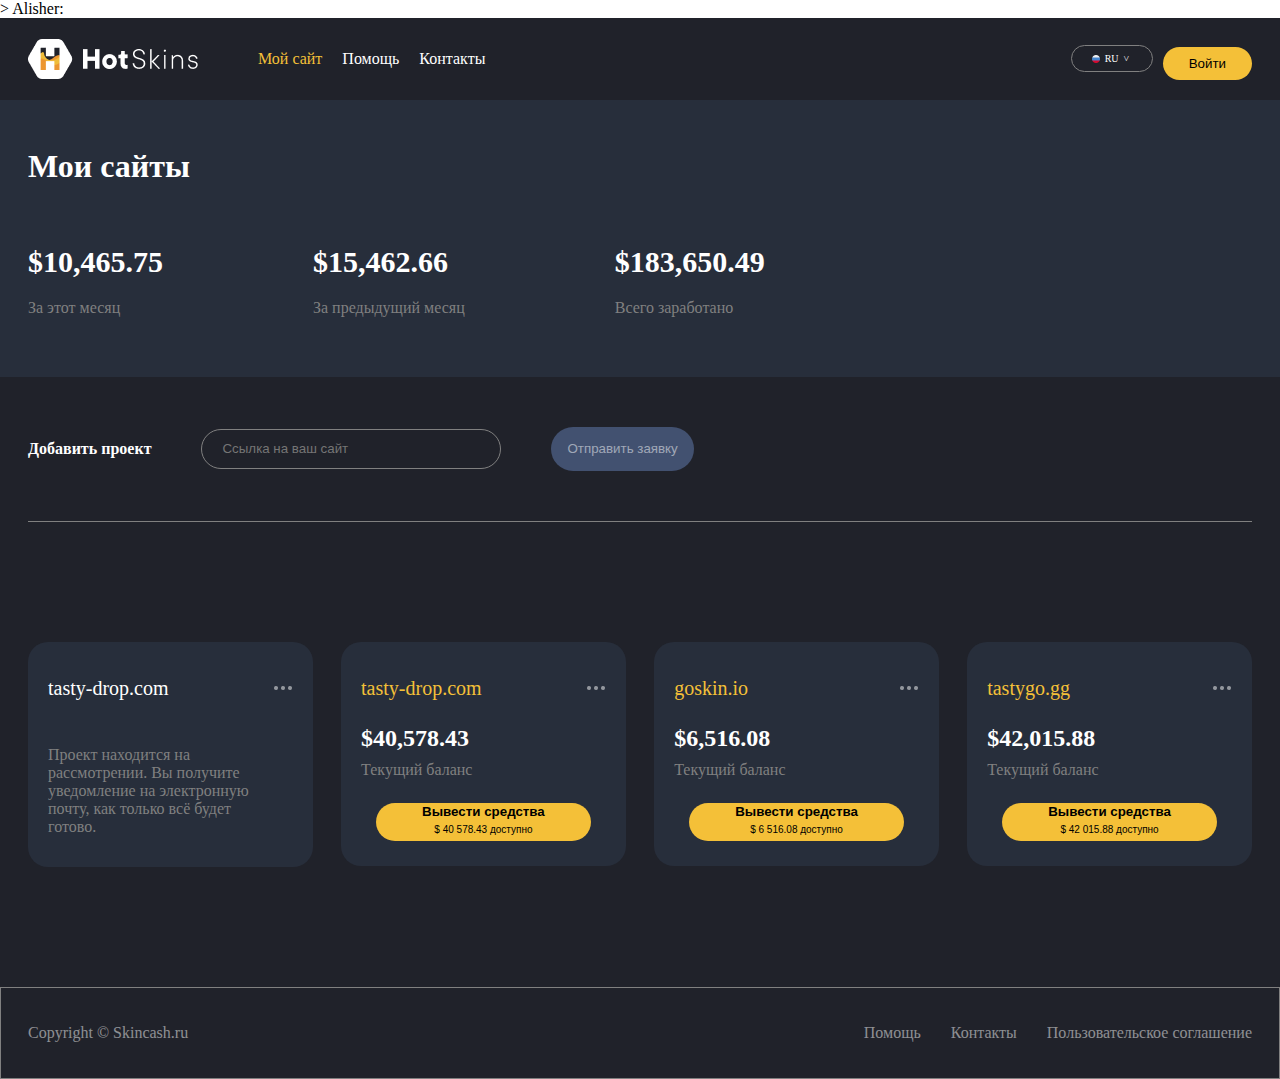
<file: Hom.html>
> Alisher:
<!DOCTYPE html>
<html lang="en">
<head>
    <meta charset="UTF-8">
    <meta http-equiv="X-UA-Compatible" content="IE=edge">
    <meta name="viewport" content="width=device-width, initial-scale=1.0">
    <title>Document</title>
    <link rel="stylesheet" href="css/style.css">
</head>
<body>
    <header>
        <div class="conteiner">
            <div class="navbar_top">
                <div class="navbar_left">
                    <div class="Home">
                            <a href="index.html">
                                <div class="navbar_1">
                                    <img src="assets/images/Frame 1.png" alt="">
                                    <img src="assets/images/HotSkins.png" alt="">
                                </div>
                            </a>
                    </div>
                    <div class="navbar_2">
                        <ul>
                            <a href="Hom.html"style="text-decoration: none">
                                <li class="contacts_li">Мой сайт</li>
                            </a>
                            <a href="help.html"style="text-decoration: none">
                                <li class="contacts_li1">Помощь</li>
                            </a>
                            <a href="Contacts.html"style="text-decoration: none">
                                <li class="contacts_li1">Контакты</li>
                            </a>
                        </ul>
                    </div>
                </div>
                <div class="navbar_right">
                    <div>
                        <span><img src="assets/images/Russia.png" alt="">
                            <p>RU</p>
                            <p>˅</p></span>
                    </div>
                    <a href="register.html"style="text-decoration: none">
                        <div>
                            <button><p>Войти</p></button>
                        </div>
                    </a>
                </div>
            </div>
        </div>
    </header>
    <main>
        <div class="title">
            <div class="conteiner">
               <div class="Hom">
                <h1>Мои сайты</h1>
               </div>
                <div class="hom_flex">
                    <div class="hom_banner">
                            <div class="hom_card">
                                <h3>$10,465.75</h3>
                                <p>За этот месяц</p>
                            </div>
                    </div> 
                    <div class="hom_banner">
                        <div class="hom_card">
                            <h3>$15,462.66</h3>
                            <p>За предыдущий месяц</p>
                        </div>
                    </div>
                    <div class="hom_banner">
                        <div class="hom_card">
                            <h3>$183,650.49</h3>
                            <p>Всего заработано</p>
                        </div>
                    </div>
                </div>
            </div>
        <div class="hom_ocnova">
            <div class="conteiner">
                <div class="hom_input">
                    <h4>Добавить проект</h4>
                    <input type="text" placeholder="Ссылка на ваш сайт">
                    <button><p>Отправить заявку</p></button>
                </div>
                <div class="homCard">
                    <div class="homCard2">
                        <div class="homCard1">
                            <p class="home_p">tasty-drop.com</p>
                            <img src="assets/images/Больше.png" alt="">
                        </div>
                        <p class="hom_p1">Проект находится на <br> рассмотрении. Вы получите <br> уведомление на электронную <br> почту, как только всё будет <br> готово.</p>
                    </div>
                    <div class="homCard22">
                        <div class="homCard1">
                            <p class="home_p12">tasty-drop.com</p>
                            <img src="assets/images/Больше.png" alt="">
                        </div>
                        <h2>$40,578.43</h2>
                        <p class="hom_p11">Текущий баланс</p>
                        <button>
                            <div class="homcardbutton1">
                                <h4>Вывести средства</h4>
                                <p>$ 40 578.43 доступно</p>
                            </div>
                        </button>
                        </div>
                    <div class="homCard22">
                        <div class="homCard1">
                            <p class="home_p12">goskin.io</p>
                            <img src="assets/images/Больше.png" alt="">
                        </div>
                        <h2>$6,516.08</h2>
                        <p class="hom_p11">Текущий баланс</p>
                        <button>
                            <div class="homcardbutton1">
                                <h4>Вывести средства</h4>
                                <p>$ 6 516.08 доступно</p>
                            </div>
                        </button>
                    </div>
                    <div class="homCard22">
                        <div class="homCard1">
                            <p class="home_p12">tastygo.gg</p>
                            <img src="assets/images/Больше.png" alt="">
                        </div>
                        <h2>$42,015.88</h2>
                        <p class="hom_p11">Текущий баланс</p>
                        <button>
                            <div class="homcardbutton1">
                            <h4>Вывести средства</h4>
                            <p>$ 42 015.88 доступно</p>
                            </div>
                        </button>
                    </div>
                </div>
            </div>
        </div>
        </div>
    </main>
    <footer>
        <div class="conteiner">
            <div class="footer">
                <p>Copyright © Skincash.ru</p>
                <ul>
                    <li>Помощь</li>
                    <li>Контакты</li>
                    <li>Пользовательское соглашение</li>
                </ul>
            </div>
        </div>
    </footer>
</body>
</html>
</file>
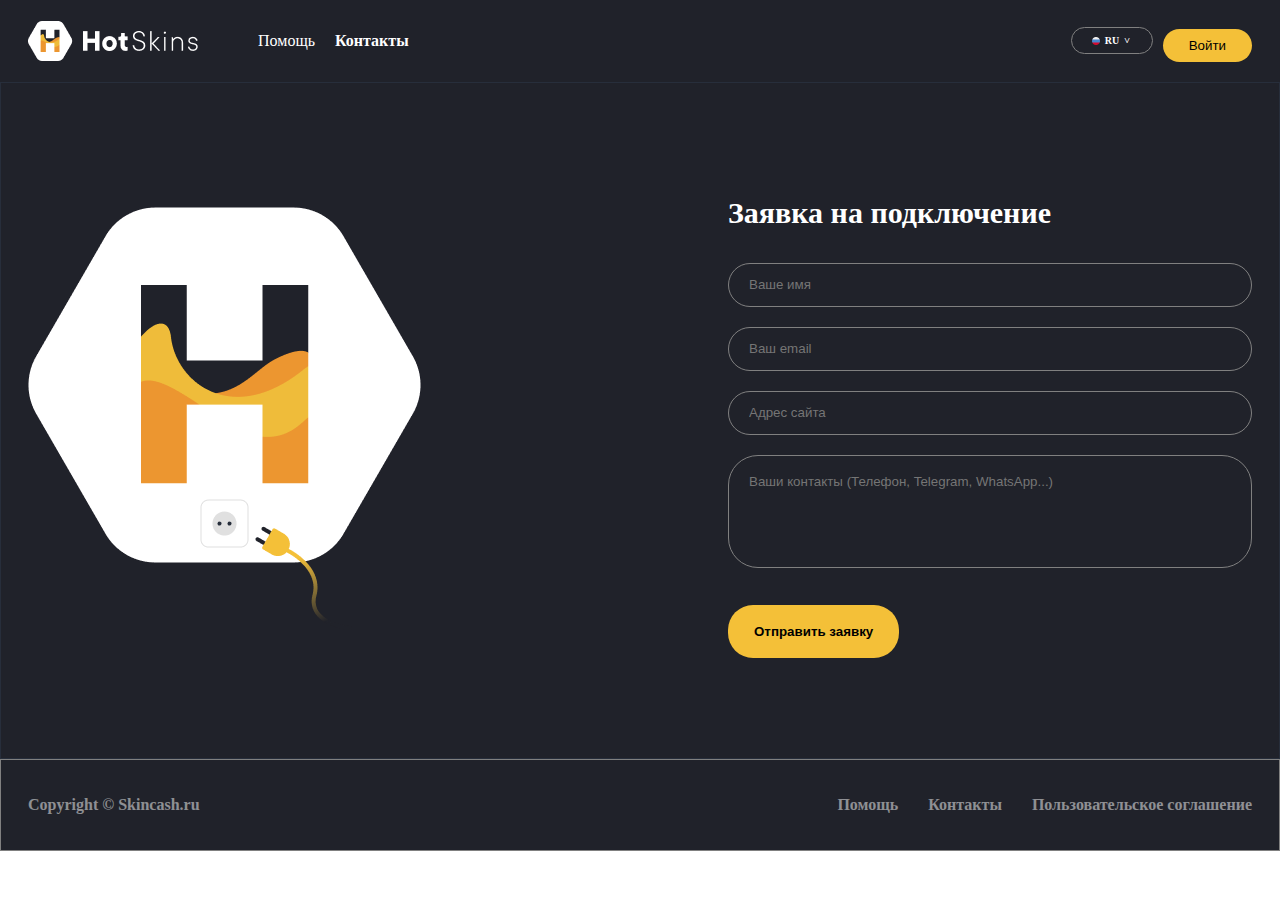
<file: project.html>
<!DOCTYPE html>
<html lang="en">
<head>
    <meta charset="UTF-8">
    <meta http-equiv="X-UA-Compatible" content="IE=edge">
    <meta name="viewport" content="width=device-width, initial-scale=1.0">
    <title>Document</title>
    <link rel="stylesheet" href="css/style.css">
</head>
<body>
    <header>
        <div class="conteiner">
            <div class="navbar_top">
                <div class="navbar_left">
                    <div class="Home">
                        <a href="index.html">
                            <div class="navbar_1">
                                <img src="assets/images/Frame 1.png" alt="">
                                <img src="assets/images/HotSkins.png" alt="">
                            </div>
                        </a>
                    </div>
                    <div class="navbar_2">
                        <ul>
                            <a href="help.html"style="text-decoration: none">
                                <li class="contacts_li1">Помощь</li>
                            </a>
                            <a href="Contacts.html"style="text-decoration: none">
                                <li class="contacts_li1"> <b> Контакты</li>
                            </a>
                        </ul>
                    </div>
                </div>
                <div class="navbar_right">
                    <div>
                        <span><img src="assets/images/Russia.png" alt="">
                            <p>RU</p>
                            <p>˅</p></span>
                    </div>
                    <a href="register.html"style="text-decoration: none">
                        <div>
                            <button><p>Войти</p></button>
                        </div>
                    </a>
                </div>
            </div>
        </div>
    </header>
    <main>
        <div class="registr">
            <div class="conteiner">
                <div class="registr_project">
                    <div class="right_registr">
                        <img src="assets/images/Frame 1 (1).png" alt="">
                    </div>
                    <div class="left_registr">
                        <h3>Заявка на подключение</h3>
                        <div class="registr_input">
                            <input type="text" placeholder="Ваше имя">
                        </div>
                        <div class="registr_input" >
                            <input type="email" placeholder="Ваш email">
                        </div>
                        <div class="registr_input">
                            <input type="text" placeholder="Адрес сайта">
                        </div>
                        <div class="registr_input1">
                            <input type="" placeholder="Ваши контакты (Телефон, Telegram, WhatsApp...)">
                        </div>
                        <button><p><b>Отправить заявку</b></p></button>
                    </div>
                </div>
            </div>
        </div>
    </main>
    <footer>
        <div class="conteiner">
            <div class="footer">
                <p>Copyright © Skincash.ru</p>
                <ul>
                    <li>Помощь</li>
                    <li>Контакты</li>
                    <li>Пользовательское соглашение</li>
                </ul>
            </div>
        </div>
    </footer>
</body>
</html>
</file>
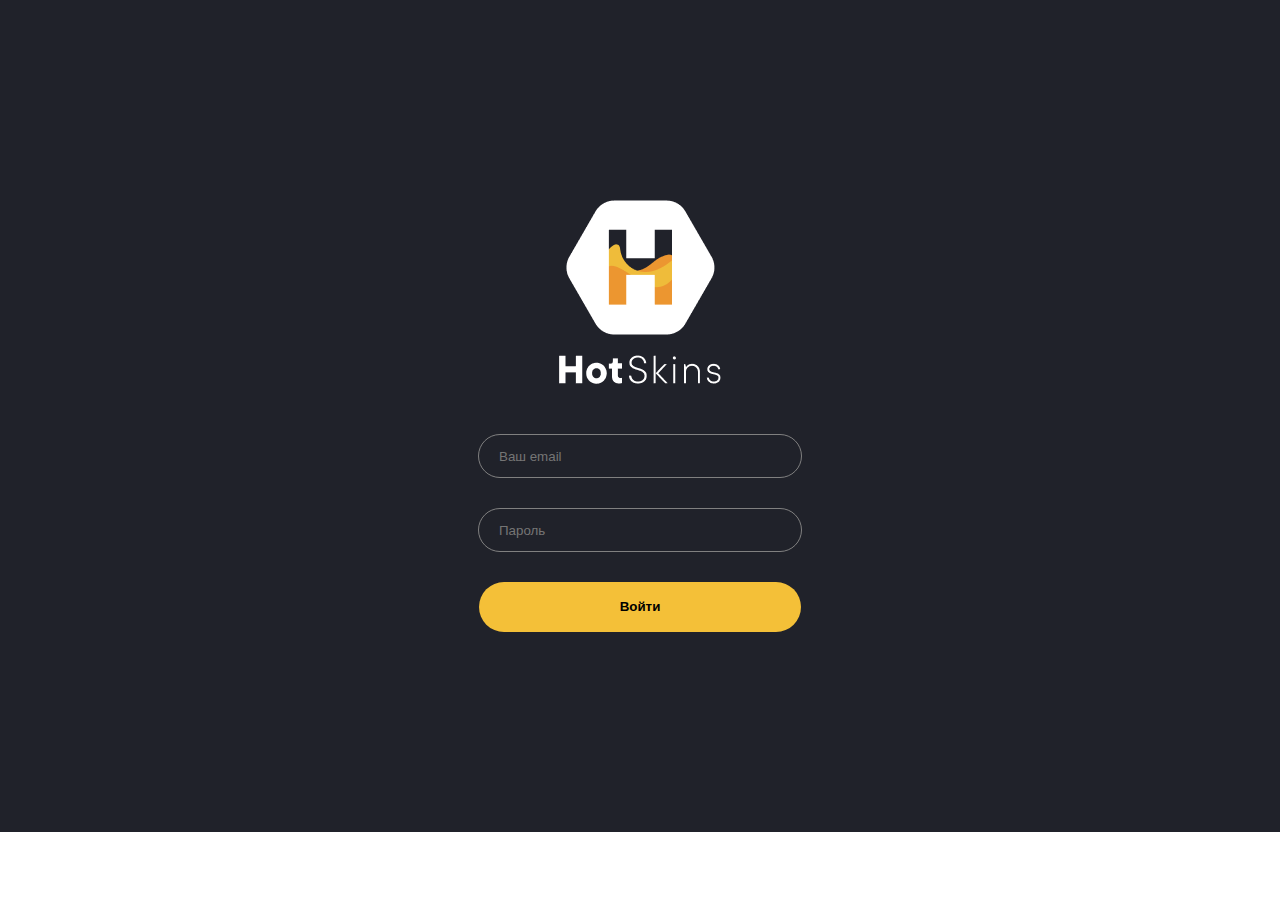
<file: register.html>
<!DOCTYPE html>
<html lang="en">
<head>
    <meta charset="UTF-8">
    <meta http-equiv="X-UA-Compatible" content="IE=edge">
    <meta name="viewport" content="width=device-width, initial-scale=1.0">
    <title>Document</title>
    <link rel="stylesheet" href="css/style.css">
</head>
<body>
    <header>
        <div class="registreyshion">
            <div class="conteiner">
                <div class="registreyshion1">
                    <a href="index.html"style="text-decoration: none">
                        <img src="assets/images/Frame 1 (2).png" alt="">
                    <p><img src="assets/images/HotSkins (1).png" alt=""></p>
                    </a>
                    <div class="registreyshion_input">
                        <input type="email" placeholder="Ваш email">
                    </div>
                    <div class="registreyshion_input" >
                        <input type="password" placeholder="Пароль">
                    </div>
                    <a href="CsGo.html"style="text-decoration: none">
                        <button><p><b>Войти</b></p></button>
                    </a>
                </div>
            </div>
        </div>
    </header>
</body>
</html>
</file>
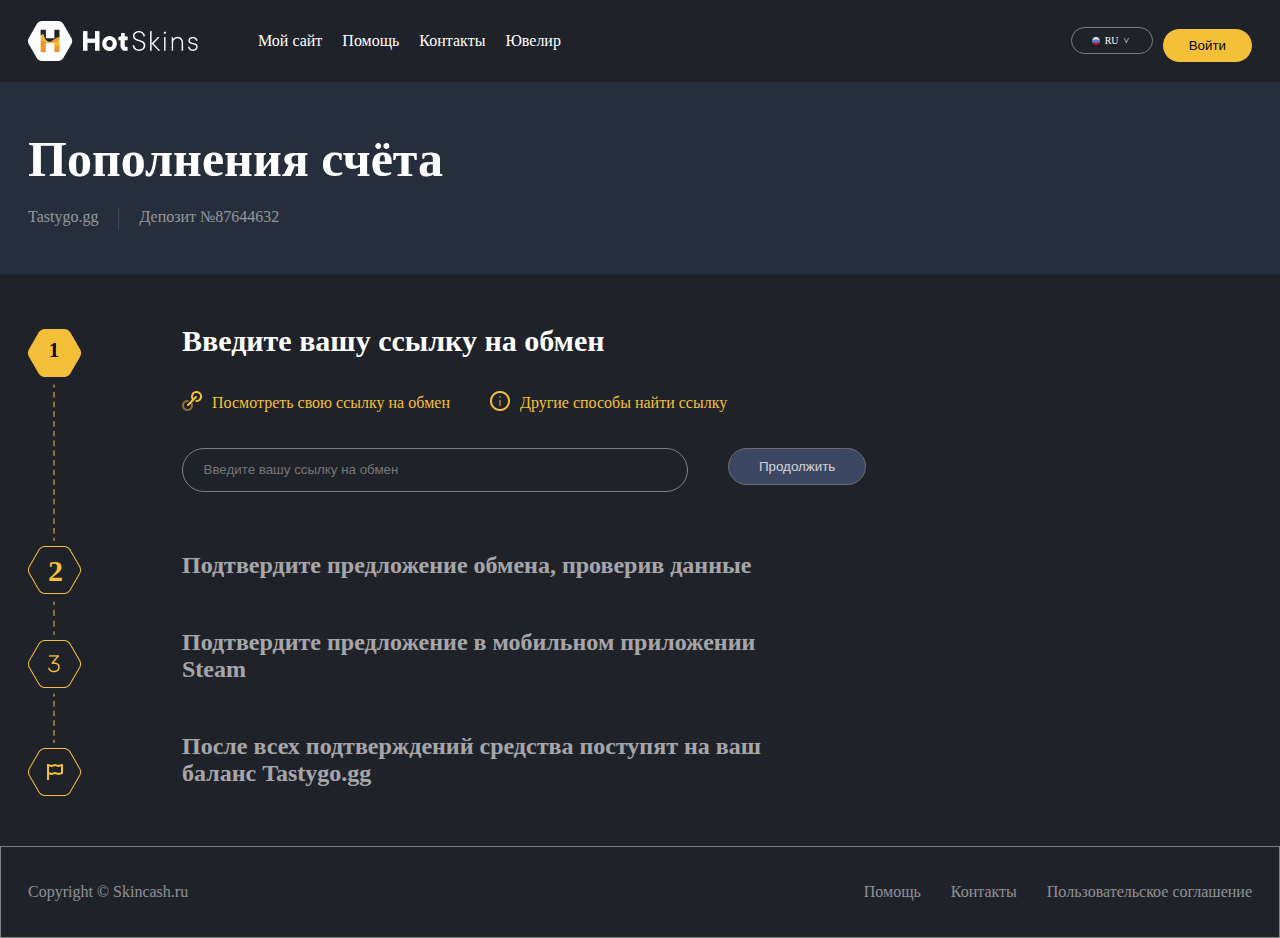
<file: tup-up-your-account.html>
<!DOCTYPE html>
<html lang="en">
<head>
    <meta charset="UTF-8">
    <meta http-equiv="X-UA-Compatible" content="IE=edge">
    <meta name="viewport" content="width=device-width, initial-scale=1.0">
    <title>Document</title>
    <link rel="stylesheet" href="css/style.css">
</head>
<body>
    <header>
        <div class="conteiner">
            <div class="navbar_top">
                <div class="navbar_left">
                    <div class="Home">
                            <a href="index.html"style="text-decoration: none">
                                <div class="navbar_1">
                                    <img src="assets/images/Frame 1.png" alt="">
                                    <img src="assets/images/HotSkins.png" alt="">
                                </div>
                            </a>
                    </div>
                    <div class="navbar_21">
                        <ul>
                            <a href="Hom.html" style="text-decoration: none">
                                <li>Мой сайт</li>
                            </a>
                            <a href="help.html" style="text-decoration: none">
                                <li>Помощь</li>
                            </a>
                            <a href="Contacts.html" style="text-decoration: none">
                                <li>Контакты</li>
                            </a>
                            <a href="yvelir.html" style="text-decoration: none">
                                <li>Ювелир</li>
                            </a>
                        </ul>
                    </div>
                </div>
                <div class="navbar_right">
                    <div>
                        <span>
                            <img src="assets/images/Russia.png" alt="">
                            <p>RU</p>
                            <p>˅</p>
                        </span>
                    </div>
                    <a href="register.html">
                        <div>
                            <button><p>Войти</p></button>
                        </div>
                    </a>
                </div>
            </div>
        </div>
    </header>
    <main>
        <div class="title">
            <div class="conteiner">
                <h1 class="account">Пополнения счёта</h1>
                <ul class="ul_title">
                    <li>Tastygo.gg</li>
                    <li> <img src="assets/images/Frame 401.png" alt=""></li>
                    <li>Депозит №87644632</li>
                </ul>
            </div>
        </div>
        <div class="tup_accont">
            <div class="conteiner">
                <div class="account_left_flex">
                    <div class="account_left">
                        <div class="account_left_img">
                            <img class="account_left_img2"src="assets/images/Star 2.png" alt="">
                            <h3 class="account_left_img1">1</h3>
                        </div>
                        <img class="account_stolb" src="assets/images/Vector 123.png" alt="">
                        <div class="account-banner">
                            <img class="account-banner_img" src="assets/images/Star 1.png" alt="">
                            <h3 class="account-banner_h3">2</h3>
                        </div>
                        <img class="account_stolb" src="assets/images/Vector 121.png" alt="">
                        <img src="assets/images/Frame 507.png" alt="">
                        <img class="account_stolb" src="assets/images/Vector 124.png" alt="">
                        <img src="assets/images/Frame 506.png" alt="">
                    </div>
                    <div class="account_right">
                        <h2 class="account_right_h2">Введите вашу ссылку на обмен</h2>
                        <div class="account_right2">
                            <div >
                                <div class="account_right1">
                                    <div>
                                        <img src="assets/images/Связки.png" alt="">
                                    </div>
                                    <div>
                                        <p>Посмотреть свою ссылку на обмен</p>
                                    </div>
                                </div>
                            </div>
                            <div>
                                <div class="account_right1">
                                    <div>
                                        <img src="assets/images/Информация.png" alt="">
                                    </div>
                                    <div>
                                        <p>Другие способы найти ссылку</p>
                                    </div>
                                </div>
                            </div>
                        </div>
                        <div class="account_right5">
                            <div class="account_input">
                                <input type="text" placeholder="     Введите вашу ссылку на обмен">
                            </div>
                            <div class="account_button">
                                <button>Продолжить</button>
                            </div>
                        </div>
                        <div class="account_h2">
                            <h2>Подтвердите предложение обмена, проверив данные</h2>
                            <h2>Подтвердите предложение в мобильном приложении <br> Steam</h2>
                            <h2>После всех подтверждений средства поступят на ваш <br> баланс Tastygo.gg</h2>
                        </div>
                    </div>
                </div>
            </div>
        </div>
    </main>
    <footer>
        <div class="conteiner">
            <div class="footer">
                <p>Copyright © Skincash.ru</p>
                <ul>
                    <li>Помощь</li>
                    <li>Контакты</li>
                    <li>Пользовательское соглашение</li>
                </ul>
            </div>
        </div>
    </footer>
</body>
</html>

</body>
</html>
</file>
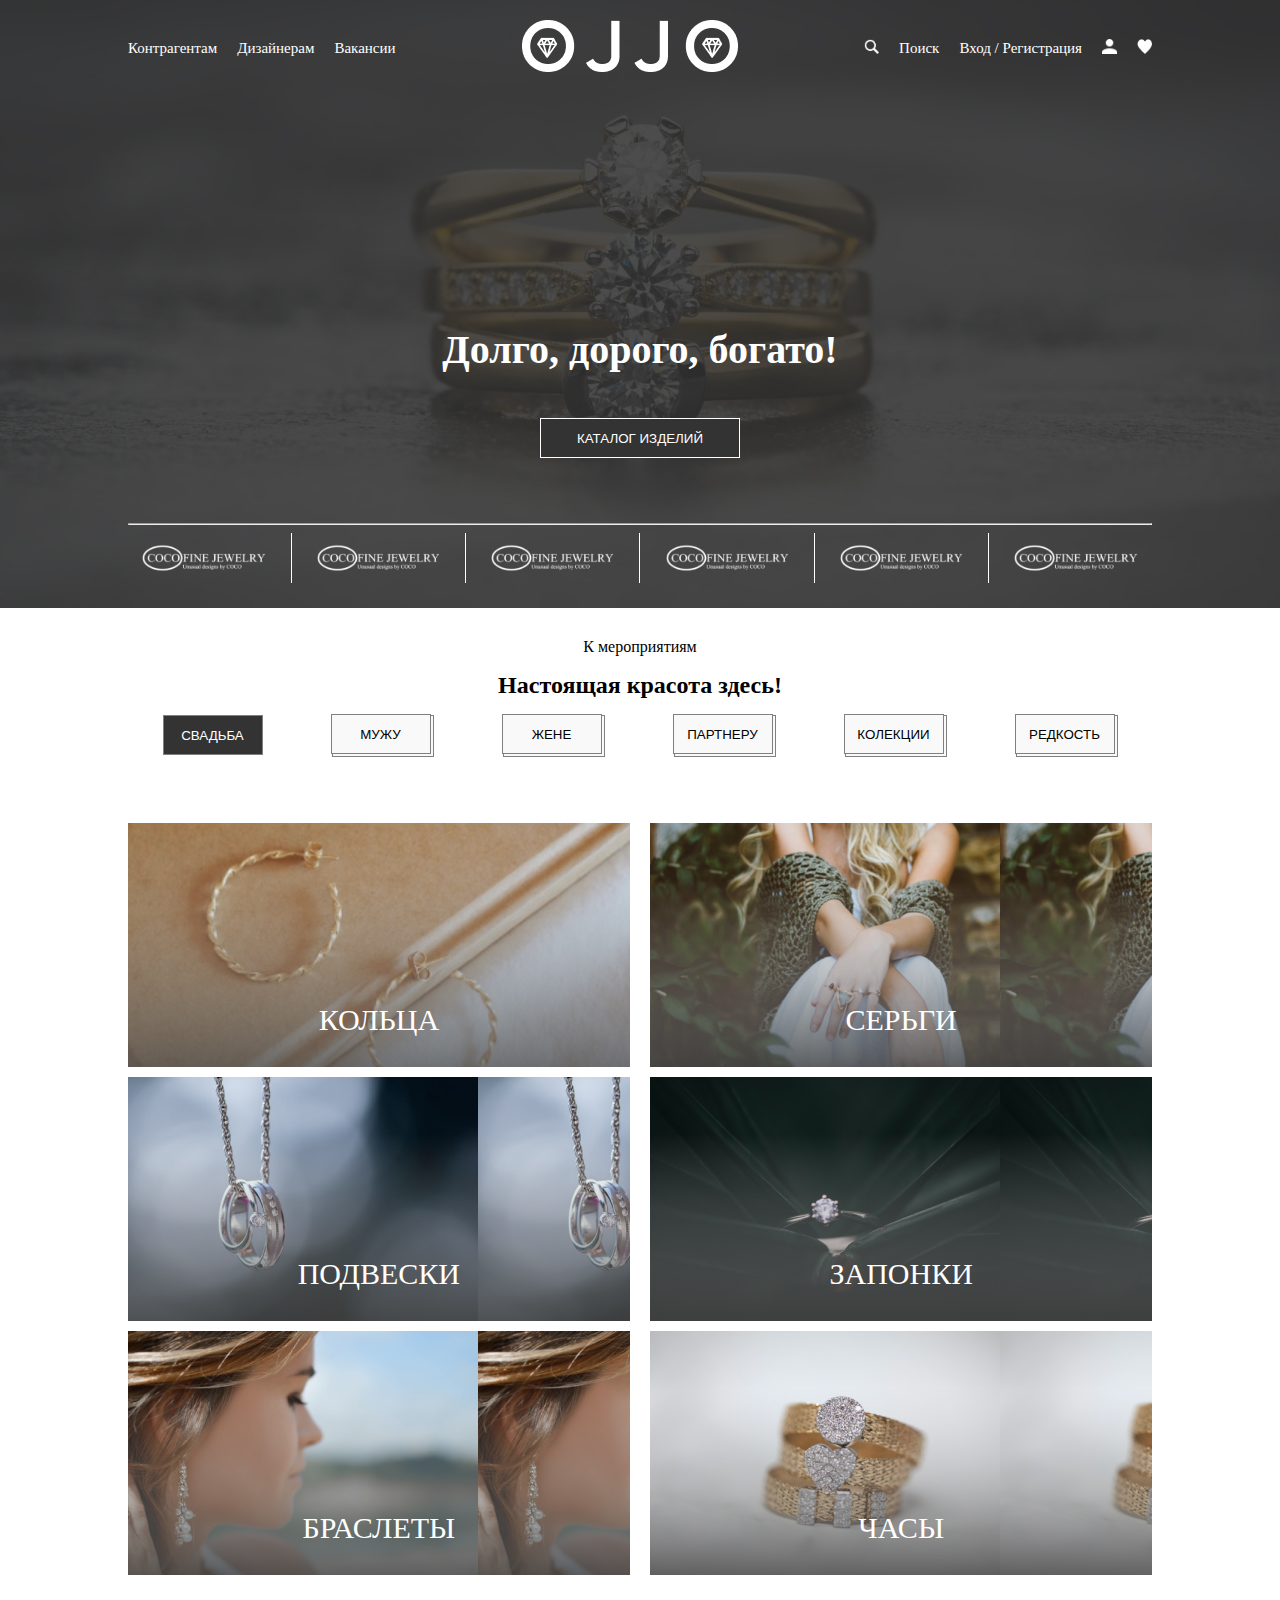
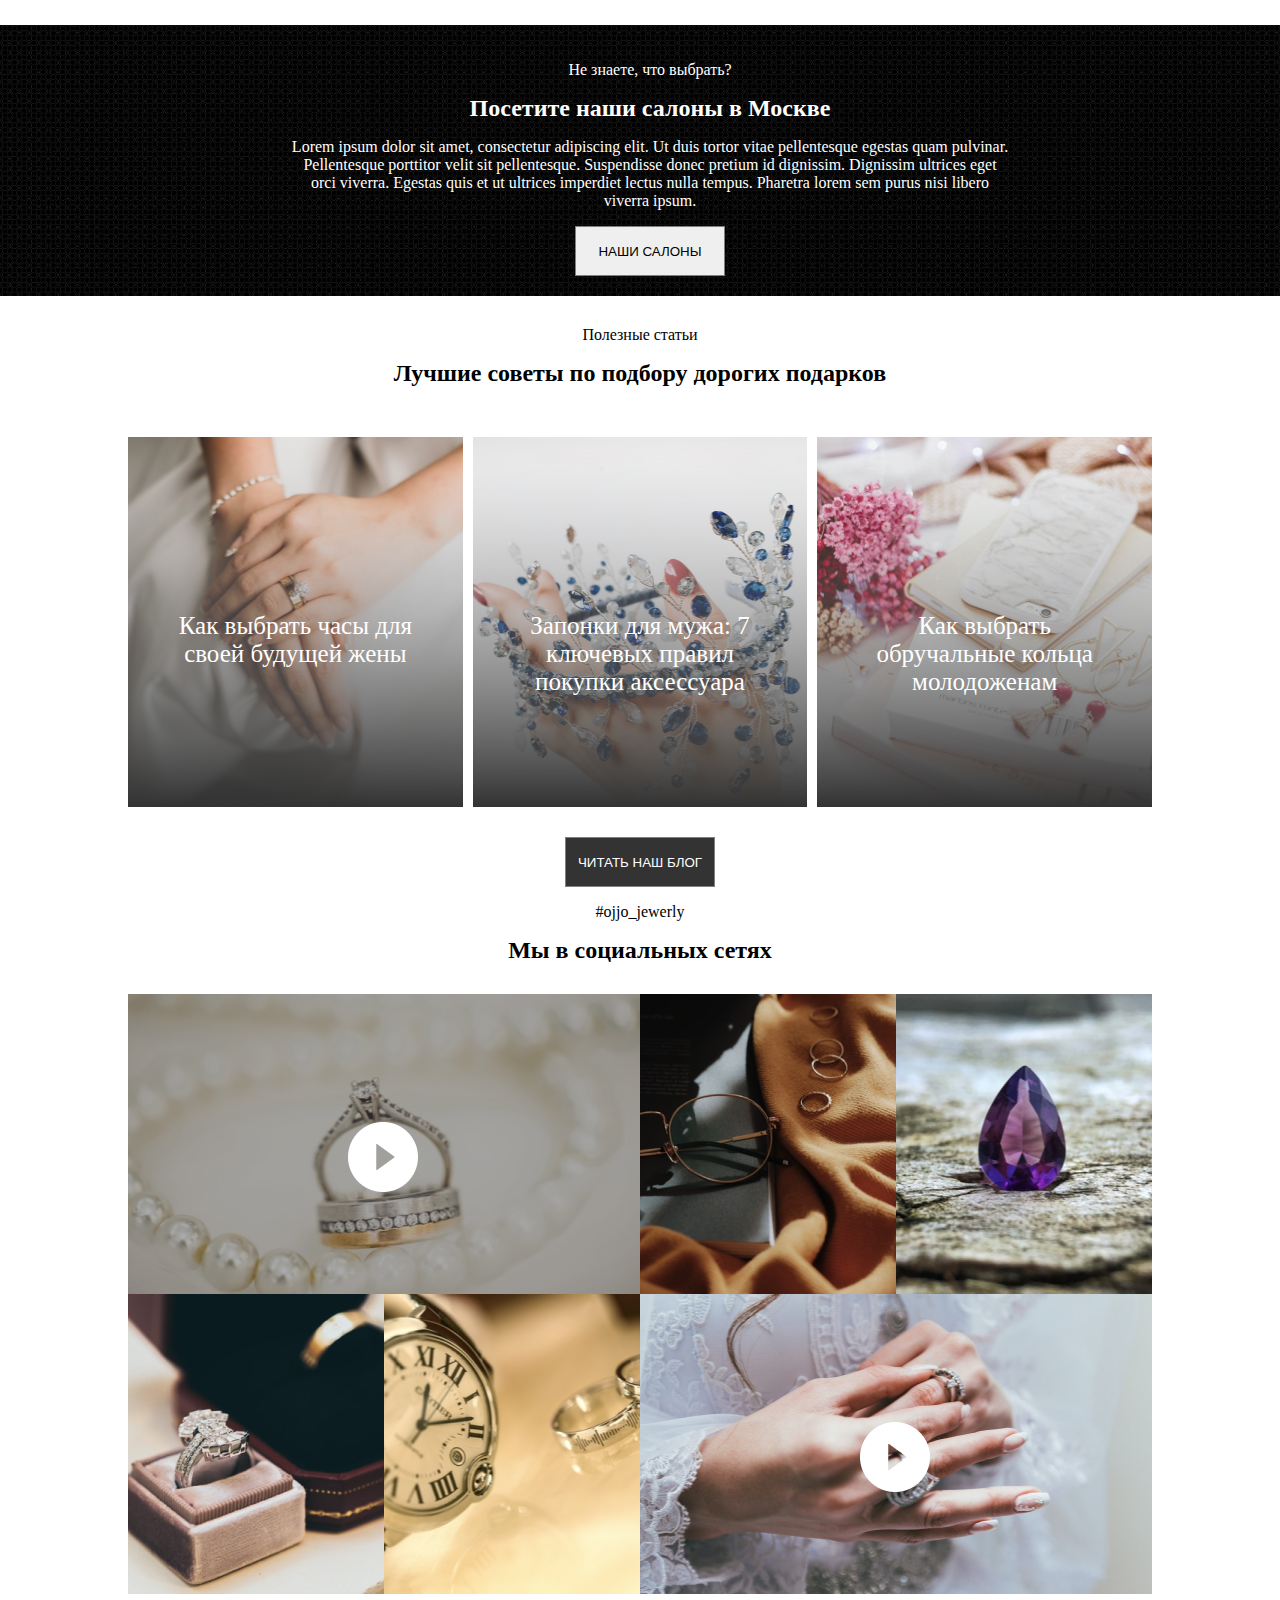
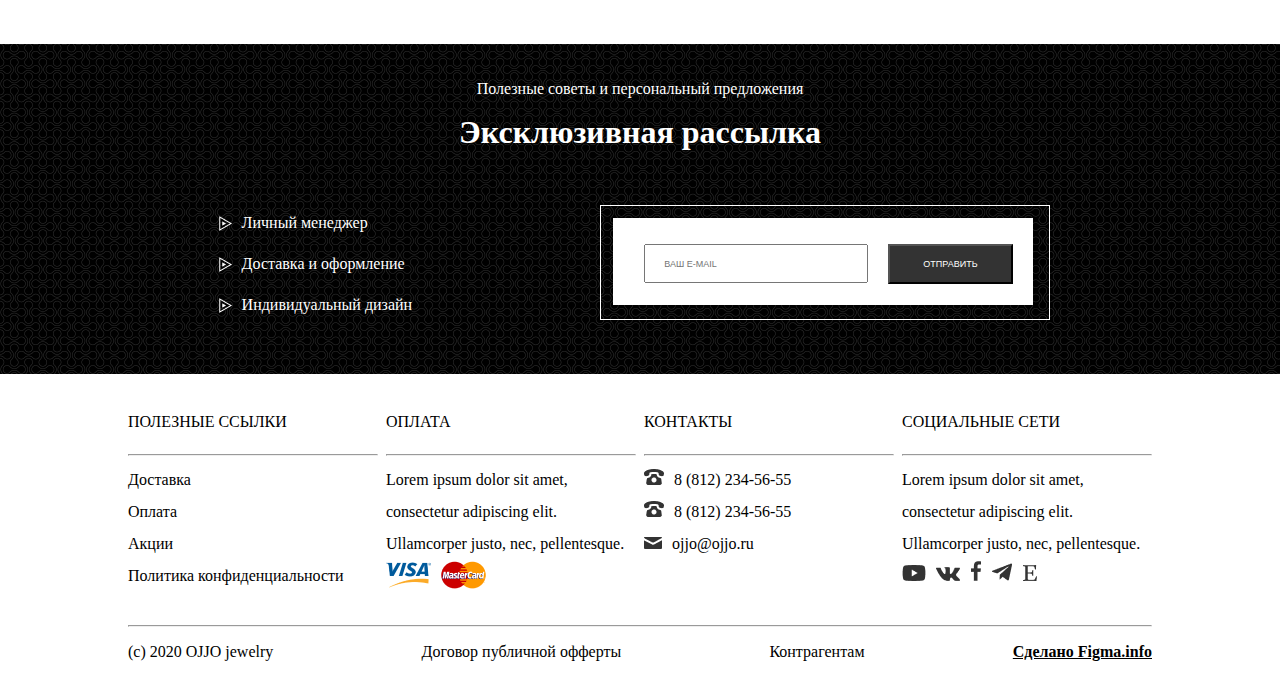
<file: yvelir.html>
<!DOCTYPE html>
<html lang="en">
<head>
    <meta charset="UTF-8">
    <meta http-equiv="X-UA-Compatible" content="IE=edge">
    <meta name="viewport" content="width=device-width, initial-scale=1.0">
    <title>Document</title>
    <link rel="stylesheet" href="css/styles.css">
</head>
<body>
    <header>
        <div class="header">
            <div class="conteiner">
                <div class="header_logo">
                    <div class="left_ul">
                        <ul>
                            <li>Контрагентам</li>
                            <li>Дизайнерам</li>
                            <li>Вакансии</li>
                        </ul>
                    </div>
                    <div class="logo">
                        <a href="index.html"style="text-decoration: none">
                            <div class="logo1">
                                <img src="assats/images/OJJO.png" alt="">
                            </div>
                        </a>
                        <div class="logo_left">
                            <img src="assats/images/Vector (10).png" alt="">
                        </div>
                        <div class="logo_right">
                            <img src="assats/images/Vector (10).png" alt="">
                        </div>
                    </div>
                    <div class="right_ul">
                        <ul>
                            <li><img src="assats/images/Vector (11).png" alt=""></li>
                            <li>Поиск</li>
                            <li>Вход / Регистрация</li>
                            <li><img src="assats/images/Vector (12).png" alt=""></li>
                            <li><img src="assats/images/Vector (13).png" alt=""></li>
                        </ul>
                    </div>
                    <div class="logo_bars">
                        <div class="bars">
                            <div class="bars1">
                                <div></div>
                            </div>
                            <div class="bars2">
                                <div></div>
                            </div>
                            <div class="bars3">
                                <div></div>
                            </div>
                        </div>
                    </div>
                </div>
                <div class="produrt">
                    <h1>Долго, дорого, богато!</h1>
                </div>
                <div class="button1">
                    <button>КАТАЛОГ ИЗДЕЛИЙ</button>
                </div>
                <!-- hr -->
                <div class="hr">
                    <hr>
                    <div>
                        <img src="assats/images/Rectangle 2.png" alt="">
                        <div class="line"><img src="assats/images/Line 2.png" alt=""></div>
                        <img src="assats/images/Rectangle 2.png" alt="">
                        <div class="line"><img src="assats/images/Line 2.png" alt=""></div>
                        <img src="assats/images/Rectangle 2.png" alt="">
                        <div class="line"><img src="assats/images/Line 2.png" alt=""></div>
                        <img src="assats/images/Rectangle 2.png" alt="">
                        <div class="line"><img src="assats/images/Line 2.png" alt=""></div>
                        <img src="assats/images/Rectangle 2.png" alt="">
                        <div class="line"><img src="assats/images/Line 2.png" alt=""></div>
                        <img src="assats/images/Rectangle 2.png" alt="">
                    </div>
                </div>
            </div>
        </div>
    </header>
    <main>
        <!-- card-1 -->
        <div class="card-1">
            <div class="conteiner">
                <div class="obzas">
                    <p>К мероприятиям</p>
                <h2>Настоящая красота здесь!</h2>
                </div>
                <div class="buttons">
                    <ul>
                        <button class="wedding">СВАДЬБА</button>
                        <li><button>МУЖУ</button>
                        </li>
                        <li><button>ЖЕНЕ</button>
                        </li>
                        <li><button>ПАРТНЕРУ</button>
                        </li>
                        <li><button>КОЛЕКЦИИ</button>
                        </li>
                        <li><button>РЕДКОСТЬ</button>
                        </li>
                    </ul>
                </div>
            </div>
        </div>
            <!-- product -->
        <div class="conteiner">    
            <div class="box">
               <div class="content">
                    <div class="product img1">
                        <p>КОЛЬЦА</p>
                    </div>
                    <div class="product img2">
                        <p>СЕРЬГИ</p>
                    </div>
                    <div class="product img3">
                        <p>ПОДВЕСКИ</p>
                    </div>
                    <div class="product img4">
                        <p>ЗАПОНКИ</p>
                    </div>
                    <div class="product img5">
                        <p>БРАСЛЕТЫ</p>
                    </div>
                    <div class="product img6">
                        <p>ЧАСЫ</p>
                    </div>
               </div>
            </div>
        </div>
        <div class="bleck_content">
            <div class="conteiner">
            <div class="bleck_content-1">
            <p>Не знаете, что выбрать?</p>
            <h2>Посетите наши салоны в Москве</h2>
            <p>Lorem ipsum dolor sit amet, consectetur adipiscing elit. Ut duis tortor vitae pellentesque <br> egestas quam pulvinar. Pellentesque porttitor velit sit pellentesque. Suspendisse donec <br> pretium id dignissim. Dignissim ultrices eget orci viverra. Egestas quis et ut ultrices <br> imperdiet lectus nulla tempus. Pharetra lorem sem purus nisi libero viverra ipsum.
            </p>
            <div>
                <button>НАШИ САЛОНЫ</button>
            </div>
            </div>
            </div>
        </div>
        <div class="conteiner">
            <div class="content1">
                <p>Полезные статьи</p>
                <h2>Лучшие советы по подбору дорогих подарков</h2>
            </div>
            <!-- card3 -->
            <div class="card3">
                <div class="img7">
                    <p>Как выбрать <br>
                         часы для своей <br>
                          будущей жены</p>
                </div>
                <div class="img7 img8">
                    <p>Запонки для мужа: <br>
                        7 ключевых правил <br>
                        покупки аксессуара</p>
                </div>
                <div class="img7 img9">
                    <p>Как выбрать <br>
                        обручальные кольца <br>
                        молодоженам</p>
                </div>
            </div>
            <div class="card4">
                <button>ЧИТАТЬ НАШ БЛОГ</button>
                <p>#ojjo_jewerly</p>
                <h2>Мы в социальных сетях</h2>
            </div>
            <!-- content2 -->
            <div class="content2">
                <div class="img10">
                    <div class="img01">
                        <img src="assats/images/Vector (14).png" alt="" class="logo-video">
                    </div>
                    <div class="img02"></div>
                    <div class="img03"></div>
                    <div class="img04"></div>
                    <div class="img05"></div>
                    <div class="img06">
                        <img src="assats/images/Vector (14).png" alt=""class="logo-video">
                    </div>
                </div>
            </div>
        </div>
        <!-- content3 -->
            <div class="content3">
                <div class="conteiner">
                    <div>
                        <p>Полезные советы и персональный предложения</p>
                    <h1>Эксклюзивная рассылка</h1>
                    <div class="bottom">
                        <div>
                            <ul>
                                <li>
                                    <img src="assats/images/subscribe__icon.png" alt=""> 
                                    Личный менеджер
                                </li>
                                <li>
                                    <img src="assats/images/subscribe__icon.png" alt=""> 
                                    Доставка и оформление
                                </li>
                                <li>
                                    <img src="assats/images/subscribe__icon.png" alt=""> 
                                    Индивидуальный дизайн
                                </li>
                            </ul>
                        </div>
                        <form action="">
                            <div class="email">
                                <div class="mail">
                                    <div>
                                        <input type="email" placeholder="ВАШ E-MAIL">
                                    </div>
                                    <div>
                                        <button>ОТПРАВИТЬ</button>
                                    </div>
                                </div>
                            </div>
                        </form>
                    </div>
                </div>
            </div>
        </div>
    </main>
    <footer>
        <!-- mobile footer -->
        <div class="footer">
            <div class="conteiner">
                <div class="footer_ul">
                    <ul>
                        <li>Контрагентам</li>
                        <li>Дизайнерам</li>
                        <li>Вакансии</li>
                        <li>Вход/Регистрация</li>
                    </ul>
                </div>
                <hr>
                <div class="footer-img">
                    <ul>
                        <li><img src="assats/images/Vector (12).png" alt=""></li>
                        <li><img src="assats/images/Vector (13).png" alt=""></li>
                    </ul>
                </div>
                <hr>
                <div class="footer_img">
                    <ul>
                        <li><img src="assats/images/Vector (25).png" alt=""></li>
                        <li><img src="assats/images/Vector (26).png" alt=""></li>
                        <li><img src="assats/images/Vector (27).png" alt=""></li>
                        <li><img src="assats/images/Vector (28).png" alt=""></li>
                        <li><img src="assats/images/Vector (29).png" alt=""></li>
                    </ul>
                </div>
            </div>
        </div>
        <div class="footer-1024px">
            <div class="conteiner">
                <div class="footer-ul">
                    <ul>
                        <li><p>ПОЛЕЗНЫЕ ССЫЛКИ</p></li>
                        <hr>
                        <li>Доставка</li>
                        <li>Оплата </li>
                        <li>Акции</li>
                        <li>Политика конфиденциальности</li>
                    </ul>
                    <ul>
                        <li><p>ОПЛАТА</p></li>
                        <hr>
                        <li>Lorem ipsum dolor sit amet, <br>
                             consectetur adipiscing elit. Ullamcorper <br> justo, nec, pellentesque.</li>
                        <li>
                            <div class="ul-img">
                                <div>
                                    <img src="assats/images/Rectangle 13.png" alt="">
                                </div>
                                <div>
                                    <img src="assats/images/Rectangle 14.png" alt="">
                                </div>
                            </div>
                        </li>
                    </ul>
                    <ul>
                        <li><p>КОНТАКТЫ</p></li>
                        <hr>
                        <li>
                            <div class="ul-img">
                                <div>
                                    <img src="assats/images/Vector (15).png" alt="">
                                </div>
                                <div>
                                    8 (812) 234-56-55
                                </div>
                            </div>
                        </li>
                        <li>
                            <div class="ul-img">
                                <div>
                                    <img src="assats/images/Vector (15).png" alt="">
                                </div>
                                <div>
                                     8 (812) 234-56-55
                                </div>
                            </div>
                        </li>
                        <li>
                            <div class="ul-img">
                                <div>
                                    <img src="assats/images/Vector (16).png" alt="">
                                </div>
                                <div>
                                    ojjo@ojjo.ru
                                </div>
                            </div>
                        </li>
                    </ul>
                    <ul>
                        <li><p>СОЦИАЛЬНЫЕ СЕТИ</p></li>
                        <hr>
                        <li>Lorem ipsum dolor sit amet, <br> consectetur adipiscing elit. Ullamcorper <br> justo, nec, pellentesque.</li>
                        <li>
                            <div class="ul-img">
                                <div>
                                    <img src="assats/images/Vector (17).png" alt="">
                                </div>
                                <div>
                                    <img src="assats/images/Vector (18).png" alt="">
                                </div>
                                <div>
                                    <img src="assats/images/Vector (19).png" alt="">
                                </div>
                                <div>
                                    <img src="assats/images/Vector (20).png" alt="">
                                </div>
                                <div>
                                    <img src="assats/images/Vector (21).png" alt="">
                                </div>
                            </div>
                        </li>
                    </ul>
                </div>
                <hr>
                <div class="ul-bottom">
                    <ul>
                        <li>(c) 2020 OJJO jewelry</li>
                        <li>Договор публичной офферты</li>
                        <li>Контрагентам</li>
                        <li><b><u>Сделано Figma.info</u></b></li>
                    </ul>
                </div>
            </div>
        </div>
    </footer>
</body>
</html>
</file>
<file: css/style.css>
@import url("./header.css");
@import url("./ocnova.css");
@import url("./title.css");
@import url("./main-rov.css");
@import url("./contacts.css");
@import url("./footer.css");
@import url("./help.css");
@import url("./hom.css");
@import url("./register.css");
@import url("./registr.css");
@import url("./tup-up-your-account.css");
@import url("./CsGo.css");
@import url("./Dota.css");

body{
    margin: 0;
    padding: 0;
}
h1,h2,h3,h4,h5,h6{
    margin: 0;
    padding: 0;
}
.contacts_li1{
    color: white;
}
.bars1 div{
    width: 20px;
    height: 2.5px;
    background-color:white;
    border-radius: 0;
    margin: 4px 0;
    border-radius: 10px;
    margin-bottom: 8px;
}
.bars2 div{
    width: 10px;
    height: 3px;
    background-color:white;
    border-radius: 0;
    margin: 4px 0;
    border-radius: 10px;
}
.bars3 div{
    width: 20px;
    height: 2.5px;
    background-color:white;
    border-radius: 0;
    margin: 4px 0;
    border-radius: 10px;
    margin-top: 8px;
}
.logo_bars{
    display: none;
}
ul{
    margin: 0;
    padding: 0;
}
.conteiner{
    width: 1224px;
    margin: auto;
}

li{
    list-style: none;
}
@media screen and (max-width:1024px) {
    .conteiner{
        width: 95%;
        margin: auto;
    }
    .osnova h1{
        font-size: 30px;
    }
}
@media screen and (max-width: 768px) {
   .main4{
    display: none;
   } 
   .navbar_right div span{
    display: none;
   }
   .navbar_21 ul li{
    font-size: 10px;
   }
   .title-img-CsGo img{
    width: 120px;
   }
   .navbar_right span{
    display: none;
   }
   .Dota span{
    width: 110px;
    height: 42px;
   }
   .Csgo span{
    width: 110px;
    height: 42px;
   }
   .title-dota img{
    width: 20px;
    height: 20px;
    object-fit: cover;
    padding-top: 3px;
   }
   .title-img img{
    width: 20px;
    height: 20px;
    object-fit: cover;
    padding-top: 8px;
   }
   .title-dota p{
    font-size: 13px;
   }
    .help .conteiner h2{
    font-size: 40px;
   }
   .contacts .conteiner h2{
    font-size: 40px;
   }
   .navbar_right button{
    display: none;
   }
   .logo_bars{
    display: block;  
}
   .left-h1 h2{
    font-size: 20px;
   }
   .left-h1 p{
    font-size: 10px;
   }
   .homCard{
    flex-wrap: wrap;
   }
   .homCard22{
    width: 300px;
   }
   .homCard2{
    width: 300px;
   }
   .help_card1{
    width: 300px;
   }
   .help_card{
    width: 300px;
   }
   .registreyshion{
    padding: 50px 0;
   }
}
@media screen and (max-width: 425px) {
    .osnova h1{
        font-size: 15px;
        padding-top: 10px;
    }
    .osnova_button button{
        display: none;
    }
    .navbar_right div button{
        display: none;
    }
    .navbar_1_img_1{
        width: 50%;
    }
    .navbar_1_img_2{
        width: 100%;  
    }
    .navbar_top{
        justify-content: space-between;

    }
    .navbar_1{
        width: 50px;
    }
    .title .conteiner h1{
        display: none;
    }
    .navbar_21 ul{
        display: none; 
    }
    .ul_title{
        padding-top: 20px;
    }
    .logo_bars{
        display: block;  
    }
    .loading {
        display: none;
    }
    .main-rov .main3{
        display: none;
    }
    .hrhr{
        display: none;
    }
    .main-rov .conteiner hr{
        display: none;
    }
    .gap{
        padding-top: 10px;
    }
    .navbar_2{
        display: none;
    }
    .footer p,ul li{
        font-size: 7px;
    }
}
@media screen and (max-width:375px) {
    .navbar_top{
        justify-content: space-between;
    }
}
</file>
<file: css/styles.css>
body{
    margin: 0;
    padding: 0;
}
button,li{
    cursor: pointer;
}
button:hover{
    box-shadow: calc(5) white;
    
}
h1,h2,h3,h4,h5,h6{
    margin: 0;
    padding: 0;
}
.content{
    cursor: pointer;
}
.header{
  background:  url('../assats/images/bgc.jpg')center/cover;  
  width: 100%;
  height: 100%;
  position: relative;
}
li{
    list-style: none;
}
.conteiner{
    width: 90%;
    margin: auto;
}
.logo{
    position: relative;
}
.logo_left img{
    position: absolute;
    top: 17px;
    left: 15px;
}
.logo_right img{
    position: absolute;
    top: 17px;
    left: 180px;
}
.left_ul{
    display: none;
}
.right_ul{
    display: none;
}
.bars1 div{
    width: 40px;
    height: 5px;
    background-color:white;
    border-radius: 0;
    margin: 4px 0;
    border-radius: 10px;
    margin-bottom: 8px;
}
.bars2 div{
    width: 25px;
    height: 5px;
    background-color:white;
    border-radius: 0;
    margin: 4px 0;
    border-radius: 10px;
}
.bars3 div{
    width: 40px;
    height: 5px;
    background-color:white;
    border-radius: 0;
    margin: 4px 0;
    border-radius: 10px;
    margin-top: 8px;
}
.header_logo{
    display: flex;
    justify-content: space-between;
    align-items: center;
    padding-top: 20px;
}
.produrt h1{
    color: white;
    margin-top: 40%;
    font-size: 40px;
    text-align: center;
}
.hr div img{
    font-size: 5px;
    object-fit: cover;
    width: 160px;
    height: 60px;
}
.hr div{
    display: flex;
    justify-content: space-around;
    display: none;
}
/* main */
.card-1{
    display: none;
}
.button1{
    margin-top: 30px;
    text-align: center;
}
.button1 button{
    text-align: center;
    border: 1px solid #FFFFFF;;
    color: #FFFFFF;;
    background-color: #333333;
    width: 200px;
    height: 40px;
    margin: 15px 35px;
}
.obzas{
    margin-top: 30px;
    text-align: center;
}
.buttons ul{
    
    display: flex;
    gap: 50px;
    flex-wrap: wrap;

}
.buttons ul li button{
    border: 1px solid grey;
    width: 150px;
    height: 50px;
    background-color: #F9F9F9;
    margin-top: -2%;
    margin-left: -2%;
}
.buttons ul li{
    border: 1px solid grey;
    width: 150px;
    height: 50px;
    background-color: #F9F9F9;
    position: relative;
    z-index: -1;
    
}
.wedding{
    border: 1px solid grey;
    width: 170px;
    height: 60px;
    background:#333333;
    color: white;
}
.product{
    width: 100%;
    height: 100%;
}
.img1{
    background: url('../assats/images/Rectangle\ 5.jpg')center/cover;
}
.logo-video{
    object-fit: cover;
    width: 70px;
    height: 70px;
}
.img10 div img{
    margin: 25% 43%;
}
.img2{
    background: url('../assats/images/Rectangle\ 5\ \(1\).jpg');
}
.img3{
    background: url('../assats/images/Rectangle\ 5\ \(2\).jpg');    
}
.img4{
    background: url('../assats/images/Rectangle\ 5.png');    
}
.img5{
    background: url('../assats/images/Rectangle\ 5\ \(1\).png');    
}
.img6{
    background: url('../assats/images/Rectangle\ 5\ \(2\).png');    
}
.content div p{
    color: white;
    text-align: center;
    padding-top: 150px;
    font-size: 30px;
}
.bleck_content{
    padding: 20px 10px;
    text-align: center;
    color: white;
    background: url('../assats/images/Rectangle\ 6.jpg')center/cover;
    width: 100%;
    height: 100%;
    margin-top: 50px;
    border: 0;
}
.bleck_content-1{
    text-align: center;
}
.bleck_content div button{
    border: 1px solid grey;
    width: 150px;
    height: 50px;
}
br{
    display: none;
}
.content1{
    margin-top: 30px;
    text-align: center;
}
.img7{
    background: url('../assats/images/Rectangle\ 5\ \(3\).png')center/cover;
    width: 100%;
    height: 270px;
}
.img8{
    background: url('../assats/images/Rectangle\ 5\ \(4\).png');
}
.img9{
    background: url('../assats/images/Rectangle\ 5\ \(5\).png');
}
.card3 div p{
text-align: center;
color: white;
font-size: 25px;
padding-top: 150px;
padding-left: 30px;
padding-right: 30px;
padding-bottom: 10px;
}
.card4{ 
    margin-top: 30px;
    text-align: center;
    display: none;
}
.card4 button{
    color: white;
    border: 1px solid grey;
    width: 150px;
    height: 50px;
    background: #333333;
}
.content2{
    width: 100%;
    display: none;
    position: relative;
    justify-content: space-around;
}
.img01{
    background: url('../assats/images/img--hover.png') center/cover; 
    width: 50%;
    height: 300px;
}
.img02{
    background: url('../assats/images/gallery__image.png')center/cover;
    width: 25%;
    height: 300px;
}
.img03{
    background: url('../assats/images/gallery__image\ \(1\).png')center/cover;
    width: 25%;
    height: 300px;
}
.img04{
    background: url('../assats/images/gallery__image\ \(2\).png')center/cover;
    width: 25%;
    height: 300px;
}
.content2 div img{
    cursor: pointer;
}
.img05{
    background: url('../assats/images/gallery__image (3).png')center/cover;
    width: 25%;
    height: 300px;
}
.img06{
    background: url('../assats/images/Rectangle 8.png')center/cover;
    width: 50%;
    height: 300px;
}
.img10{
    display: flex;
    flex-wrap: wrap;
    padding-top: 30px;
}
.img10 img{
   margin: 0;
   padding: 0;
}
.content3{
    color: white;
    background: url('../assats/images/Rectangle\ 9.jpg');
    text-align: center;
    padding-top: 20px;
    margin-top: 50px;
    display: none;
}
.bottom{
    display: flex;
    justify-content: space-around;
    padding-top: 40px;
    padding-bottom: 40px;
}
.bottom div ul li{
    display: flex;
    align-items: center;
    gap: 10px;
    margin-top: 23px;
}
.email{
    border: 1px solid white;
    width: 448px;
    height: 113px;
    margin: 14px 15px;

    
}
.mail{
    border: 1px solid white;
    width: 418px;
    height: 85px;
    background-color: white;
    display: flex;
    margin: 12px 12px;
    
}
.mail div input{
    padding:13px 85px 12px 18px;
    font-size: 9px;
    margin: 25px 20px;
    margin-left: 30px;
}
.mail div button{
    background-color: #333333;
    color: white;
    padding: 13px 33px;
    font-size: 9px;
    margin-right: 20px;
    margin-top: 25px;
}
/* footer */
.footer{
    background-color: #333333;
}
.footer_ul ul{
    padding-top: 30px;
}
.footer_ul ul li{
    margin-top: 10px;
    color: #FFFFFF;
}
.footer-img ul{
    display: flex;
    gap: 20px;
}
.footer_img ul{
    display: flex;
    gap: 20px;
}
.footer_img{
    padding-bottom: 30px;
}
.footer-ul ul{
    width: 250px;
}
.footer-ul{
    display: flex;
    justify-content: space-between;
}
.footer-ul ul li{
    line-height: 2;
}
.ul-img{
    align-items: center;
    display: flex;
    gap: 10px;
}
.ul-bottom ul{
    display: flex;
    justify-content: space-between;
    align-items: center;
}
.footer-1024px{
    display: none;
}






@media screen and (min-width:768px){
    .logo_bars{
        display: none;
    }
    .right_ul{
        display: flex;
        gap: 10px;
    }
    .right_ul ul li img{
        width: 15px;
        height: 15px;
    }
    .right_ul ul{
        font-size:15px;
        color: white;
        align-items: center;
        display: flex;
        gap: 20px;
    }
    .bleck_content{
        display: block;
    }
    .bottom {
        display: flex;
        justify-content: space-around;
    }
}
@media screen and (min-width: 1024px){
    .left_ul{
        display: flex;
        color: white;
    }
    .left_ul ul{
        align-items: center;
        display: flex;
        gap: 20px;
        font-size: 15px;
    }
    .conteiner{
        width: 80%;
        margin: auto;
    }
    .produrt h1{
        margin-top: 250px;
    }
    .hr hr{
        margin-top: 50px;
    }
    .hr div img{
        width: 130px;
        height: 50px;
        margin-bottom: 25px;
    }
    .hr div{
        display: flex; 
    }
    .card4{
        display: block;
    }
    .content2{
        display: block;
    }
    .card-1{
        display: flex;
    }
    ul{
        padding: 0px 0px 0px 0px;
    }
    .buttons ul{
        flex-wrap: wrap;
        display: flex;
        justify-content: space-around;
        gap: 0;
    }
    .buttons ul button{
        width: 100px;
        height: 40px;
    }
    .buttons ul li{
        width: 100px;
        height: 40px;
    }
    .buttons ul li button{
        width: 100px;
        height: 40px;

    }
    .bleck_content-1{
        margin-left: 15%;
        margin-right: 15%;
    }
    .content{
        padding-top: 50px;
        justify-content: space-between;
        display: flex;
        flex-wrap: wrap;
        gap: 10px;
    }
    .img10 div{
        display: flex;
    }
    .product{
        width:49%;
        object-fit: cover;
        overflow: hidden;
    }
    .product:hover{
        transform: scale(1.01);
    }
    .img7{
        width: 350px;
        height: 370px;
    }
    .product p{
        transition: .4;
    }
    .product p:hover{
        color: #333333;
    }
    .card3{
        padding-top: 50px;
        justify-content: space-between;
        display: flex;
        gap: 10px; 
    }
    .content3{
        display: block;
    }
    .footer{
        display: none;
    }
    .footer-1024px{
        display: flex;
    }
    ul{
        transition: .6;
    }
    li:hover{
        color: gray;
    }
    .line{
        width: 1px;
    }
}
@media screen and (min-width:1440px){
    .obzas{
        font-size: 20px;
        margin-top: 90px;
        margin-bottom: 80px;
    }
    .conteiner{
        width: 1024px;
        margin: auto;
    }
    .left_ul{
        display: flex;
        color: white;
    }
    .left_ul ul{
        align-items: center;
        display: flex;
        gap: 20px;
        font-size: 15px;
    }
    .content div{
        width: 32.5%;
        height: 32%;
    }
    .bottons ul{
        display: flex;
        align-items: center;
        justify-content: space-between;
    }
     .buttons ul button{
        width: 170px;
        height: 65px;
    }
    .buttons ul li{
        width: 140px;
        height: 60px;
    }
    .buttons ul li button{
        width: 140px;
        height: 60px;
    }
    .card4 p{
        padding-top: 30px;
    }
    .ul-img{
        gap: 30px;
    }
}
</file>
